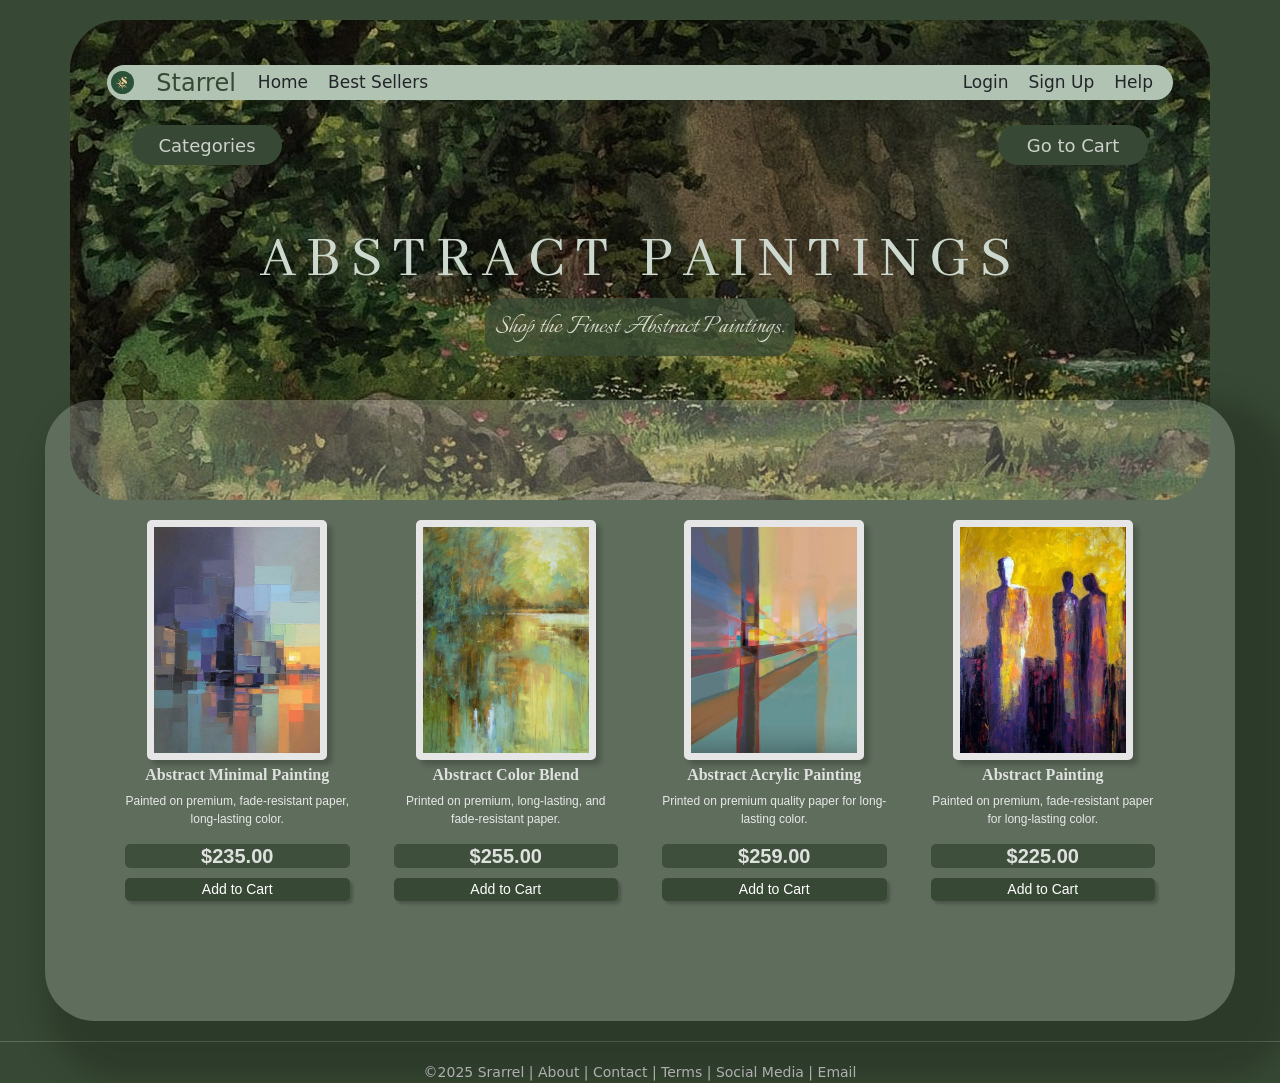
<file: abstract.html>
<!DOCTYPE html>
<html lang="en">
<head>
    <meta charset="UTF-8">
    <meta name="viewport" content="width=device-width, initial-scale=1.0">
    <link rel="stylesheet" href="style.css">
     <link href="https://cdn.jsdelivr.net/npm/bootstrap@5.3.2/dist/css/bootstrap.min.css" rel="stylesheet">
<script src="https://cdn.jsdelivr.net/npm/bootstrap@5.3.2/dist/js/bootstrap.bundle.min.js"></script>

    <title>BestSellers-Starrel</title>
    <link rel="icon" type="image/jpeg" href="logo.jpeg">
</head>
<body style="background-color: #374934;">
  <link href='https://fonts.googleapis.com/css?family=Italianno' rel='stylesheet'>
        <link href="https://fonts.googleapis.com/css2?family=Abhaya+Libre&display=swap" rel="stylesheet">
    <div class="container">
        <div class="bar">
        
        <img src="logo.jpeg" alt="Logo" style="height: 23px; margin-top: 0px; margin-left: 4px; border-radius: 50px;"> 
        <a style="color: rgb(55, 73,52); margin: 2px; font-size: 24px;">Starrel</a>
            <a href="homepage.html" style="margin: 10; font-size: 17px; color: inherit; text-decoration: none;">Home</a>
            <a href="bestsellerpage.html" style=" font-size: 17px; color: inherit; text-decoration: none;">Best Sellers</a>
          <div class="nav ">
            <a href="loginpage.html" style="font-size: 17px; color: inherit; text-decoration: none;">Login</a>
            <a href="signuppage.html" style=" font-size: 17px; color: inherit; text-decoration: none;">Sign Up</a>
            <a style="font-size: 17px;">Help</a>
          </div>
    </div>
    <div class="al" >
     <div class="min-but">
      <a href="categoriespage.html" style="color: white; opacity: 75%; font-size: 18px; text-decoration: none;">Categories</a>
     </div>
      <div class="min-but">
        <a href="cartpage.html" style="color: white; opacity: 75%; font-size: 18px; text-decoration: none;">Go to Cart</a>
      </div>
    </div>
        <div style="color:rgb(205, 217, 206); letter-spacing: 10px; font-size: 60px ; margin-top: 50px; text-align: center; font-family: 'Abhaya Libre', serif;">
         ABSTRACT PAINTINGS
     </div> 
        <div style="text-align: center; font-family:'Italianno';">
       <a style="padding: 10px; border-radius: 20px; background-color: rgb(55, 73,52); color: white; opacity: 75%; font-size: 30px;">Shop the Finest Abstract Paintings.</a>
          </div>
    </div>

    <div class="section">
        <div class="products">
            <div class="row">
              <div class="col">
                <img src="abs2.jpeg">
                <h6>Abstract Minimal Painting</h6>
                <p>Painted on premium, fade-resistant paper, long-lasting color.</p>
                <h5>$235.00</h5>
                <div class="addtocart">Add to Cart</div>
              </div>
              <div class="col">
                <img src="abb2.jpeg">
                <h6>Abstract Color Blend</h6>
                <p>Printed on premium, long-lasting, and fade-resistant paper.</p>
                <h5>$255.00</h5>
                <div class="addtocart">Add to Cart</div>
              </div>
              <div class="col">
                <img src="abb3.jpeg">
                <h6>Abstract Acrylic Painting</h6>
                <p>Printed on premium quality paper for long-lasting color.</p>
                <h5>$259.00</h5>
                <div class="addtocart">Add to Cart</div>
              </div>
              <div class="col">
                <img src="prod4.jpeg">
                <h6>Abstract Painting</h6>
                <p>Painted on premium, fade-resistant paper for long-lasting color.</p>
                <h5>$225.00</h5>
                <div class="addtocart">Add to Cart</div>
              </div>
          </div>
           </div>

    </div>
 <footer>
            <div class="footer-bottomn">
                &copy;2025 Srarrel | About | Contact | Terms | Social Media | Email
            </div>
        </footer>
<div id="cartAlert">
  Added to cart!
</div>

<script>
  const alertEl = document.getElementById('cartAlert');
  
  document.querySelectorAll('.addtocart').forEach(btn => {
    btn.addEventListener('click', () => {
      alertEl.style.display = 'block';
      setTimeout(() => {
        alertEl.style.display = 'none';
      }, 2000); 
    });
  });
</script>
</body>
</html>
<style>
    .footer-bottomn{
    text-align: center;
    padding-top:20px;
    border-top: 1px solid rgba(255,255,255,0.2);
    font-size: 14px;
    color:#cccccc;
    margin-top:20px;
    margin-bottom: 10px;
}
</style>
</file>
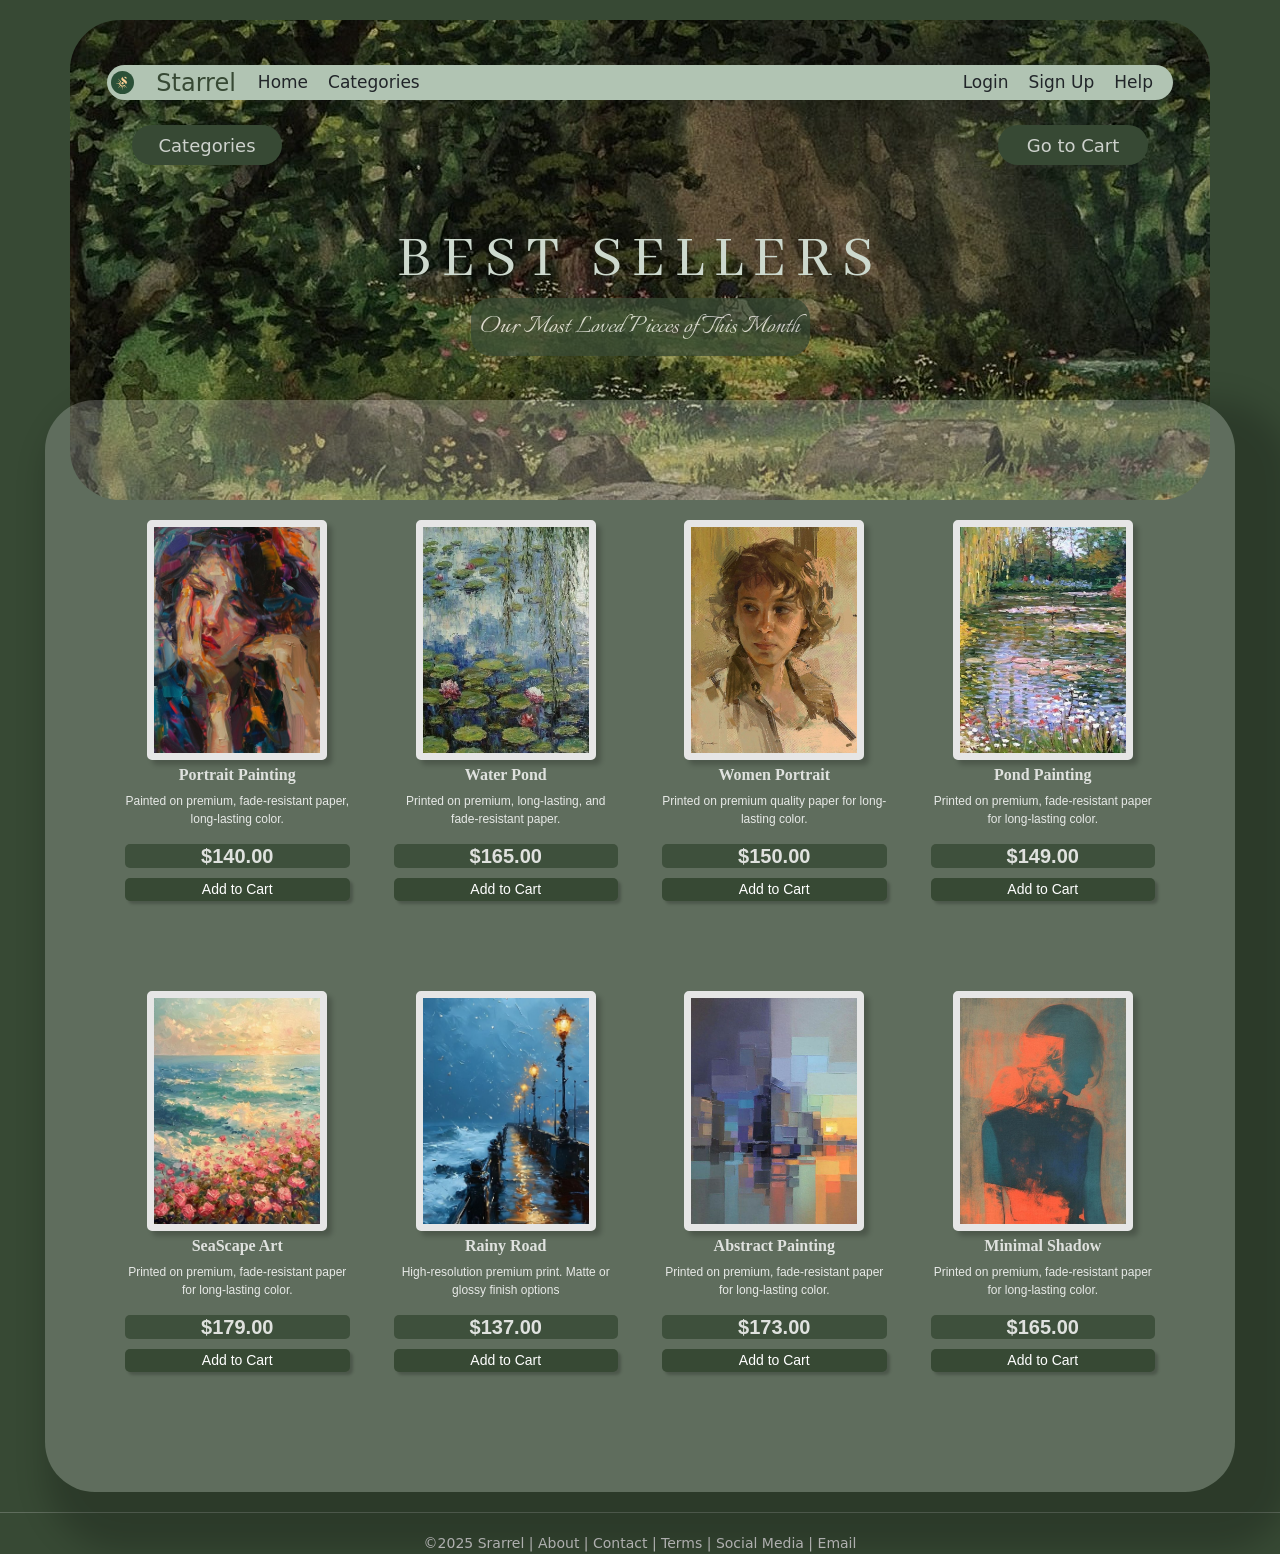
<file: bestsellerpage.html>
<!DOCTYPE html>
<html lang="en">
<head>
    <meta charset="UTF-8">
    <meta name="viewport" content="width=device-width, initial-scale=1.0">
    <link rel="stylesheet" href="style.css">
     <link href="https://cdn.jsdelivr.net/npm/bootstrap@5.3.2/dist/css/bootstrap.min.css" rel="stylesheet">
<script src="https://cdn.jsdelivr.net/npm/bootstrap@5.3.2/dist/js/bootstrap.bundle.min.js"></script>

    <title>BestSellers-Starrel</title>
    <link rel="icon" type="image/jpeg" href="logo.jpeg">
</head>
<body style="background-color: #374934;">
  <link href='https://fonts.googleapis.com/css?family=Italianno' rel='stylesheet'>
        <link href="https://fonts.googleapis.com/css2?family=Abhaya+Libre&display=swap" rel="stylesheet">
    <div class="container">
        <div class="bar">
        
        <img src="logo.jpeg" alt="Logo" style="height: 23px; margin-top: 0px; margin-left: 4px; border-radius: 50px;"> 
        <a style="color: rgb(55, 73,52); margin: 2px; font-size: 24px;">Starrel</a>
            <a href="homepage.html" style="margin: 10; font-size: 17px; color: inherit; text-decoration: none;">Home</a>
            <a href="categoriespage.html" style=" font-size: 17px; color: inherit; text-decoration: none;">Categories</a>
          <div class="nav ">
            <a href="loginpage.html" style="font-size: 17px; color: inherit; text-decoration: none;">Login</a>
            <a href="signuppage.html" style=" font-size: 17px; color: inherit; text-decoration: none;">Sign Up</a>
            <a style="font-size: 17px;">Help</a>
          </div>
    </div>
    <div class="al" >
     <div class="min-but">
      <a href="categoriespage.html" style="color: white; opacity: 75%; font-size: 18px; text-decoration: none;">Categories</a>
     </div>
      <div class="min-but">
        <a href="cartpage.html" style="color: white; opacity: 75%; font-size: 18px; text-decoration: none;">Go to Cart</a>
      </div>
    </div>
        <div style="color:rgb(205, 217, 206); letter-spacing: 10px; font-size: 60px ; margin-top: 50px; text-align: center; font-family: 'Abhaya Libre', serif;">
         BEST SELLERS
     </div> 
        <div style="text-align: center; font-family:'Italianno';">
       <a style="padding: 10px; border-radius: 20px; background-color: rgb(55, 73,52); color: white; opacity: 75%; font-size: 30px;">Our Most Loved Pieces of This Month</a>
          </div>
    </div>

    <div class="section">
        <div class="products">
            <div class="row">
              <div class="col">
                <img src="port.jpeg">
                <h6>Portrait Painting</h6>
                <p>Painted on premium, fade-resistant paper, long-lasting color.</p>
                <h5>$140.00</h5>
                <div class="addtocart">Add to Cart</div>
              </div>
              <div class="col">
                <img src="ctimg1.jpeg">
                <h6>Water Pond</h6>
                <p>Printed on premium, long-lasting, and fade-resistant paper.</p>
                <h5>$165.00</h5>
                <div class="addtocart">Add to Cart</div>
              </div>
              <div class="col">
                <img src="prod3.jpeg">
                <h6>Women Portrait</h6>
                <p>Printed on premium quality paper for long-lasting color.</p>
                <h5>$150.00</h5>
                <div class="addtocart">Add to Cart</div>
              </div>
              <div class="col">
                <img src="ctimg2.jpeg">
                <h6>Pond Painting</h6>
                <p>Printed on premium, fade-resistant paper for long-lasting color.</p>
                <h5>$149.00</h5>
                <div class="addtocart">Add to Cart</div>
              </div>
              <div class="col">
                <img src="land.jpeg">
                <h6>SeaScape Art</h6>
                <p>Printed on premium, fade-resistant paper for long-lasting color.</p>
                <h5>$179.00</h5>
                <div class="addtocart">Add to Cart</div>
              </div>
              <div class="col">
                <img src="prod1.jpeg">
                <h6>Rainy Road</h6>
                <p>High-resolution premium print. Matte or glossy finish options</p>
                <h5>$137.00</h5>
                <div class="addtocart">Add to Cart</div>
              </div>
              <div class="col">
                <img src="abs2.jpeg">
                <h6>Abstract Painting</h6>
                <p>Printed on premium, fade-resistant paper for long-lasting color.</p>
                <h5>$173.00</h5>
                <div class="addtocart">Add to Cart</div>
              </div>
              <div class="col">
                <img src="min3.jpeg">
                <h6>Minimal Shadow</h6>
                <p>Printed on premium, fade-resistant paper for long-lasting color.</p>
                <h5>$165.00</h5>
                <div class="addtocart">Add to Cart</div>
              </div>

          </div>
           </div>

    </div>
 <footer>
            <div class="footer-bottom">
                &copy;2025 Srarrel | About | Contact | Terms | Social Media | Email
            </div>
        </footer>
<div id="cartAlert">
  Added to cart!
</div>

<script>
  const alertEl = document.getElementById('cartAlert');
  
  document.querySelectorAll('.addtocart').forEach(btn => {
    btn.addEventListener('click', () => {
      alertEl.style.display = 'block';
      setTimeout(() => {
        alertEl.style.display = 'none';
      }, 2000); 
    });
  });
</script>
</body>
</html>
<style>
    .footer-bottom{
    text-align: center;
    padding-top:20px;
    border-top: 1px solid rgba(255,255,255,0.2);
    font-size: 14px;
    color:#cccccc;
    margin-top:20px;
    margin-bottom: 10px;
}
</style>
</file>
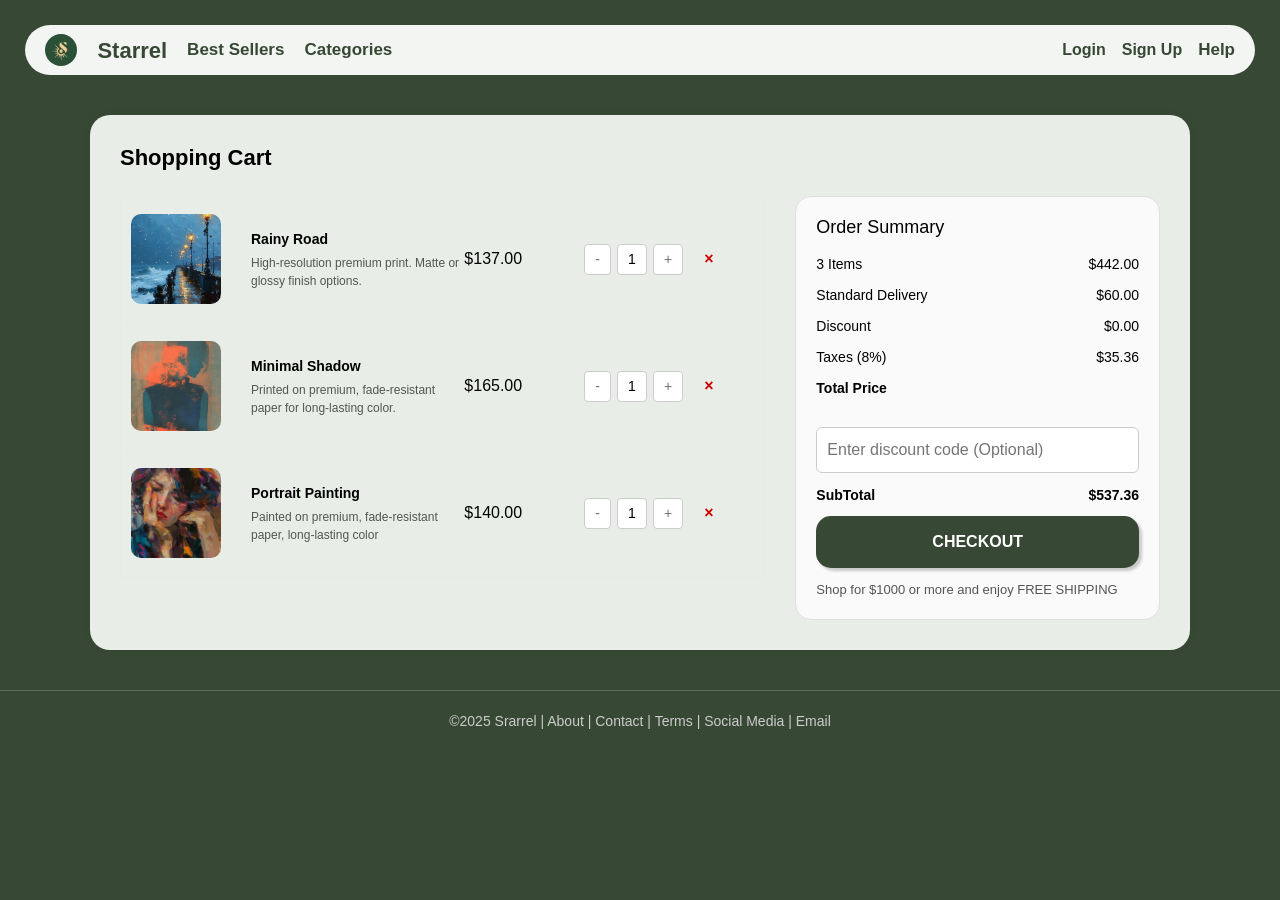
<file: cartpage.html>
<!DOCTYPE html>
<html lang="en">
<head>
  <meta charset="UTF-8">
  <meta name="viewport" content="width=device-width, initial-scale=1.0">
  <title>Starrel-Cart</title>
  <link rel="icon"type="image/jpeg"href="logo.jpeg" />
   <link href="https://cdn.jsdelivr.net/npm/bootstrap@5.3.0/dist/css/bootstrap.min.css" rel="stylesheet" />
   <style>
    body{
      background: #374934;
      color: #000;
      font-family: "Sergoe UI", Arial, sans-serif;

    }
    .bar {
      margin: 25px;
      max-width: 100%;
      height:50px;
      border-radius: 30px;
      background-color: rgb(242, 245, 242);
      align-items: center;
      display: flex;
      gap: 20px;
      padding: 0 20px;
    }
    .bar img{
      height: 32px;
      border-radius: 50px;

    }
    .bar a{
      color: rgb(55, 73, 52);
      font-weight: 600;
      text-decoration: none;
      }
      .nav a:hover{
        text-decoration: underline;
      }
      .container-custom{
        max-width: 1100px;
        margin: 40px auto;
        background: #e8eee7;
        padding: 30px;
      box-shadow: 0 0 10px rgba(0,0,0,0.05);
      border-radius: 20px;
      color: #000;

      }
      h1{
        font-size: 22px;
        font-weight: 600;
        margin-bottom: 25px;
      }
      .cart-layout{
        display: flex;
        gap: 30px;
      flex-wrap: wrap;
      }
      .cart-left{
        flex: 2;
        min-width:320px;
      }
      .cart-table-header{
        display: grid;
        grid-template-columns: 120px 1fr 120px 120px 50px;
        font-weight: 600;
        font-size: 14px;
        background: #e8eee7;
        padding: 12px 10px;
        border: 1px solid #dcdcdc;
        border-radius: 12px;
        align-items: center;

      }
      .cart-item {
        display: grid;
        grid-template-columns: 120px 1fr 120px 120px 50px;
        align-items: center;
        padding: 18px 10px;
        border: 1px solid #e9e9e9;
        border-top: none;

      }
      .product-img{
        width: 90px;
        height: 90px;
        object-fit: cover;
        border-radius: 10px;
        background: #e8e8e8;
      }
      .product-title{
        font-size: 14px;
        line-height: 1.5;
        font-weight: 600;
      }
      
        .product-desc {
          font-size: 12px;
          color: #555;
          margin-top: 4px;
      }
      .quantity {
        display: flex;
        align-items: center;
        gap:6px;
      }
      .quantity button {
        border: 1px solid #ccc;
        background: #fff;
        padding: 4px 10px;
        font-size: 14px;
        cursor: pointer;
        border-radius: 4px;
        user-select: none; 
      }
      .quantity span {
        padding: 4px 10px;
        font-size: 14px;
        min-width: 30px;
        text-align: center;
        display: inline-block;
        background: #fff;
        border: 1px solid #ccc;
        border-radius: 4px;
      }
      .remove{
        cursor: pointer;
        font-weight: bold;
        color: #c00;
        user-select: none;
      }
      .cart-right{
        flex: 1;
        border: 1px solid #e0e0e0;
        background: #fafafa;
        padding: 20px;
        border-radius: 16px;
        min-width: 280px;
        height: fit-content;
      }
      .cart-right h3{
        font-size: 18px;
        margin-bottom: 15px;
      }
      .summary-row{
        display: flex;
        justify-content: space-between;
        margin-bottom: 10px;
        font-size: 14px;
      }
      .cart-right p{
        font-size: 14px;
        margin-top: 10px;
        font-weight: 600;
      }
      .cart-right input{
        width: 100%;
        padding: 10px;
        border: 1px solid #ccc;
        margin: 12px 0;
        background: #fff;
        border-radius: 6px;
      }
      .checkout-btn {
        background: #374934;
        color: #fff;
        display: block;
        text-align: center;
        padding: 14px;
        border-radius: 15px;
        text-decoration: none;
        font-weight: 600;
        margin-top: 8px;
      box-shadow: 3px 3px 3px rgba(0,0,0,0.2);
      user-select: none;
      }
      .checkout-btn:hover{
        background: #556b51;
      }
      .note{
        margin-top: 12px;
        font-size: 13px;
        color: #555;
      }
       .footer-bottom{
    text-align: center;
    padding-top:20px;
    border-top: 1px solid rgba(255,255,255,0.2);
    font-size: 14px;
    color:#cccccc;
    margin-top:20px;
    margin-bottom: 10px;
}
   </style>
</head>
<body>
   <div class ="bar">
    <img src="logo.jpeg" alt="Logo"/>
    <a style = "font-size: 22px; font-weight: 700; color: #374934;">Starrel</a>
    <a href="bestsellerpage.html"style="font-size:17px;">Best Sellers</a>
    <a href="categoriespage.html"style="font-size:17px;">Categories </a>
    <div class="nav ms-auto d-flex align-items-center gap-3">
      <a href ="loginpage.html"style="font-size17px;">Login</a>
      <a href ="signuppage.html"style="font-size17px;">Sign Up</a>
      <a style="font-size:17px; color: #374934;">Help</a>
    </div>
   </div>
  <div class="container-custom">
    <h1>Shopping Cart</h1>
    <div class="cart-layout">
       <div class="cart-left" id="cart-items-container">
        <div class="cart-table-header">        
          <div>Products</div>
          <div></div>
          <div>Price</div>
          <div>Qunatity</div>
          <div></div>
        </div>
       </div>
         <div class="cart-right">
          <h3>Order Summary</h3>
          <div class="summary-row"><span id="items-count">0 Items</span><span id="items-price">$0.00</span></div>
          <div class="summary-row"><span>Standard Delivery</span><span id="shipping-charge">$60.00</span></div>
          <div class="summary-row"><span>Discount</span><span id="discount-amount">$0.00</span></div>
          <div class="summary-row"><span>Taxes (8%)</span><span id="taxes-amount">$0.00</span></div>
          <p>Total Price</p>
          <input type="text" id="discount-code" placeholder="Enter discount code (Optional)"/>
          <div class="summary-row"><strong>SubTotal</strong><strong id="subtotal-amount">$0.00</strong></div>
          <a class="checkout-btn" href="paymentpage.html">CHECKOUT</a>
          <div class="note">Shop for $1000 or more and enjoy FREE SHIPPING</div>
         </div>
       </div>
    </div>

    <script src="https://cdn.jsdelivr.net/npm/bootstrap@5.3.0/dist/js/bootstrap.bundle.min.js"></script>

     <script>
      
      const products = [
        {
          id:1,
          title: "Rainy Road",
          description: "High-resolution premium print. Matte or glossy finish options.",
          price: 137.0,
          img: "prod1.jpeg",
          quantity: 1,
        },
                {
          id:2,
          title: "Minimal Shadow",
          description: "Printed on premium, fade-resistant paper for long-lasting color.",
          price: 165.0,
          img: "min3.jpeg",
          quantity: 1,
        },
                {
          id:3,
          title: "Portrait Painting",
          description: "Painted on premium, fade-resistant paper, long-lasting color",
          price: 140.00,
          img: "port.jpeg",
          quantity: 1,
        },
      ];
      const shippingCharge = 60;
      const taxRate = 0.08;
      const discountCode= "10";
      const discountPercent = 0.10;


      const cartContainer = document.getElementById("cart-items-container");
      const itemsCountE1 = document.getElementById("items-count");
      const itemsPriceE1 = document.getElementById("items-price");
      const shippingChargeE1 = document.getElementById("shipping-charge");
      const discountAmountE1 = document.getElementById("discount-amount");
      const taxesAmountE1 = document.getElementById("taxes-amount");
      const subtotalAmountE1 = document.getElementById("subtotal-amount");
      const discountCodeInput = document.getElementById("discount-code");

function renderCart(){
  cartContainer.innerHTML ="";

  if(products.length === 0){
    cartContainer.innerHTML = `<div style="padding: 30px 10px; font-size:14px; color: #555;">
      Your cart is currently empty. Products will appear here after you select items from the shop. </div>`;
      updateSummary();
      return;
  }

products.forEach((product) => {
  const itemDiv = document.createElement("div");
  itemDiv.className="cart-item";
  itemDiv.dataset.id= product.id;
  itemDiv.innerHTML = `
  <img src="${product.img}" alt="${product.title}" class="product-img" />
  <div>
    <div class="product-title">${product.title}</div>
    <div class="product-desc">${product.description}</div>
    </div>
    <div>$${product.price.toFixed(2)}</div>
    <div class="quantity">
      <button class="btn-decrease btn btn-sm btn-outline-secondary">-</button>
        <span>${product.quantity}</span>
        <button class="btn-increase btn btn-sm btn-outline-secondary">+</button>
        </div>
        <div><span class="remove" title="Remove Item">&times;</span></div>
        `;
        cartContainer.appendChild(itemDiv);
      });

      addListeners();
      updateSummary();
}
function addListeners(){
  document.querySelectorAll(".btn-increase").forEach((btn) => 
btn.addEventListener("click", () => {
  const id = parseInt(btn.closest(".cart-item").dataset.id);
  const prod=products.find((p) =>p.id == id);
prod.quantity++;
renderCart();
})
);


  document.querySelectorAll(".btn-decrease").forEach((btn) => 
btn.addEventListener("click", () => {
  const id = parseInt(btn.closest(".cart-item").dataset.id);
  const prod=products.find((p) =>p.id == id);
  if(prod.quantity > 1){
    prod.quantity--;
    renderCart();
  }
})
  );
  document.querySelectorAll(".remove").forEach((btn) =>
   btn.addEventListener("click", () => {
    const id =parseInt(btn.closest(".cart-item").dataset.id);
    const index= products.findIndex((p) => p.id === id);
    if(index > -1){
      products.splice(index, 1);
      renderCart();
    }
   } )
  );
}

function updateSummary(){
  const totalItems = products.reduce((acc, p) => acc + p.quantity, 0);
  const subTotal = products.reduce((acc, p) => acc + p.price*p.quantity, 0);


  const code = discountCodeInput.value.trim();
  let discountAmount =0;
  if(code === discountCode){
    discountAmount = subTotal*discountPercent;
  }

  const taxableAmount = subTotal - discountAmount;
  const taxes = taxableAmount*taxRate;

  const total= taxableAmount + taxes + shippingCharge;

  itemsCountE1.textContent = `${totalItems} Item${totalItems !== 1 ? "s" : ""}`;
  itemsPriceE1.textContent = `$${subTotal.toFixed(2)}`;
  discountAmountE1.textContent = `$${discountAmount.toFixed(2)}`;
  taxesAmountE1.textContent = `$${taxes.toFixed(2)}`;
  subtotalAmountE1.textContent = `$${total.toFixed(2)}`;


  if(subTotal>=1000){
    shippingChargeE1.textContent = "$0.00";
  }
  else{
    shippingChargeE1.textContent = `$${shippingCharge.toFixed(2)}`;
  }
}

discountCodeInput.addEventListener("input", updateSummary);

renderCart();
     </script>
  </div>
</body>
<footer>
            <div class="footer-bottom">
                &copy;2025 Srarrel | About | Contact | Terms | Social Media | Email
            </div>
        </footer>
</html>
</file>
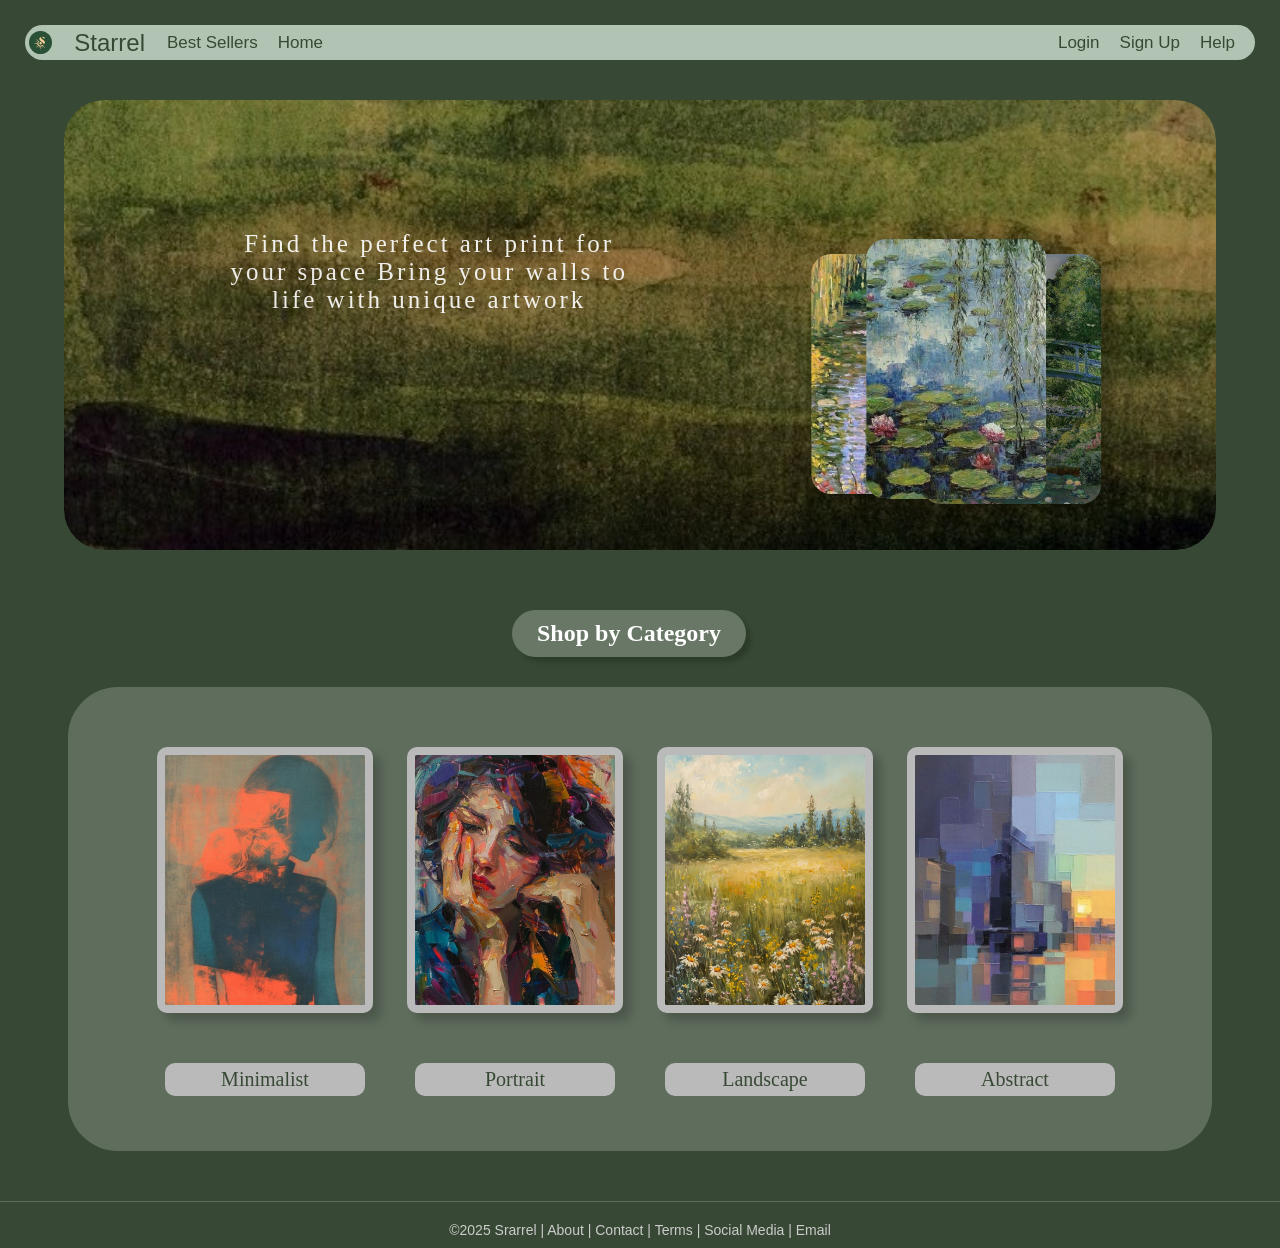
<file: categoriespage.html>
<!DOCTYPE html>
<html lang="en">
<head>
    <meta charset="UTF-8">
    <meta name="viewport" content="width=device-width, initial-scale=1.0">
    <title>Categories-Starrel</title>
    <link rel="icon" type="image/jpeg" href="logo.jpeg">
    </head>
    <body>
     <div class="bar" style="color:#374934">
        
        <img src="logo.jpeg" alt="Logo" style="height: 23px; margin-top: 0px; margin-left: 4px; border-radius: 50px;"> 
        <a style="color: rgb(55, 73,52); margin: 2px; font-size: 24px;">Starrel</a>
            <a href="bestsellerpage.html" style="margin: 10; font-size: 17px; color: inherit; text-decoration: none;">Best Sellers</a>
            <a href="homepage.html" style=" font-size: 17px; color: inherit; text-decoration: none;">Home</a>
          <div class="nav ">
            <a href="loginpage.html" style="font-size: 17px; color: inherit; text-decoration: none;">Login</a>
            <a href="signuppage.html" style=" font-size: 17px; color: inherit; text-decoration: none;">Sign Up</a>
            <a style="font-size: 17px;">Help</a>
          </div>
    </div>
       
      <div class="background">
            <img src="background.jpeg" alt="Background">
        <div class="text" >
            <div class="major-text">
            <p>Find the perfect art print for your space
            Bring your walls to life with unique artwork</p>
            </div>
        
         <div class="images">
            <img src="ctimg2.jpeg" alt="img1">
            <img src="ctimg1.jpeg" alt="img2">
            <img src="loginbg.jpeg" alt="img3">
         </div>
        </div>
      </div>
        <h2 class="category-title">Shop by Category</h2>

        <div class="categories">
            <div class="category-box">
                <img src="min3.jpeg">
                <a href="minimalist.html"  class="category-name">Minimalist</a>
                </div>
            

             <div class="category-box">
                <img src="port.jpeg">
                <a href="portrait.html"  class="category-name">Portrait</a>
                </div>
            

             <div class="category-box">
                <img src="lann2.jpeg">
                <a href="landscape.html"  class="category-name">Landscape</a>
                 </div>
            

             <div class="category-box">
                <img src="abs2.jpeg">
                <a href="abstract.html" class="category-name" >Abstract</a>
                </div>
            
        </div>
        <footer>
            <div class="footer-bottom">
                &copy;2025 Srarrel | About | Contact | Terms | Social Media | Email
            </div>
        </footer>
        </body>
        </html>





       <style>
      body{
        background-color: #374934;
         margin:0;
         font-family:arial, sans-serif;
         color:white;
      }
      .bar {
    margin: 25px;
    max-width: 100%;
    height : 35px;
    max-width: 100%;
    border-radius: 30px;
    background-color:rgb(177, 196, 179);
    align-items : center;
    display: flex;
    gap: 20px;
    }
   
.nav {
    display: flex;
    margin-left: auto;  
    align-items: center;
    gap: 20px;
    padding-right: 20px;
}
      .background{
        width:90%;
        height:450px;
        border-radius: 40px;
        margin: 40px auto;
        overflow: hidden;
        position:relative;
    }
    .background img{
        width:100%;
        height:100%;
        object-fit:cover;
        border-radius: 40px;
    }
    .text{
        width:80%;
        color:white;
        text-align:center;
        position: absolute;
        top:30px;
        left:50%;
        transform:translateX(-50%)

    }
    .major-text h1{
        font-size:36px;
        margin-bottom:10px;
        font-family:abahya libre, serif;
        padding-right: 450px;
    }
    .major-text p{
        font-size:25px;
        margin-bottom:30px;
        font-family: 'Times New Roman', Times, serif;
        letter-spacing: 3px;
        width: 400px;
        opacity: 90%;
        margin-top: 100px;
        margin-left: 50px;
    }
    .images{
        display:flex;
        justify-content: right;
        gap:5px;
        margin-top:10px;
        height: 220px;
    }
    
    .images img{
        width:180px;
        height:250px;
        object-fit: cover;
        border-radius: 20px;
        margin-left:-130px;
        transition: transform 0.3s;
        cursor:pointer;
        box-shadow: 10px 10px 10px rgba(0,0,0,0.2);
        margin-top:-90px;
    }
    .images img:hover{
        transform:scale(1.05);
        z-index:10;

    }
    .images img:nth-child(2){
        width:180px;
        height:260px;
        box-shadow: 15px 15px 15px 15px rgba(0,0,0,0.2);
        z-index:7;
        margin-top:-105px;
    }
    .images img:first-child{
        margin-left:0;
        margin-top: -90px;
        height: 240px;
        box-shadow: 5px 5px 5px rgba(0,0,0,0.2);
    }
    .category-title{
        margin-top:20px;
        margin-bottom:30px;
        font-size:24px;
        color: #ffffff;
        padding:10px 25px;
        display: inline-block;
        background:rgba(255,255,255,0.25);
        border-radius: 50px;
        box-shadow: 5px 5px 5px rgba(0,0,0,0.2);
        margin-left: 40%;
        font-family: 'Times New Roman', Times, serif;
    }
    .categories{
        background-color: rgba(255,255,255,0.2);
        display:flex;
        justify-content: center;
        gap:50px;
        padding:60px;
        border-radius: 50px;
        flex-wrap:wrap;
        width:80%;
        margin:0 auto 50px auto;
    }
    .category-box{
        width:200px;
        gap: 20px;
        overflow: visible;
        border-radius: 20px;
        cursor:pointer;
        transition:transform 0.3s;
        backdrop-filter:blur(3px);
        flex-direction: column;
        align-items: center;
        display:flex;
        position:relative;

    }
.category-box img{
    width:100%;
    height:250px;
    object-fit: cover;
    border:#bababa 8px solid;
    border-radius: 10px;
    box-shadow: 8px 8px 10px rgba(0,0,0,0.2);
}
.category-box:hover{
    transform: scale(1.05)
}
.category-name{
    margin:5px 10px 20px 10px;
    font-size: 20px;
    font-family: 'Times New Roman', Times, serif;
    color:#374934;
    position:relative;
    background-color: #bababa;
    bottom:-25px;
    width:100%;
    text-decoration: none;
    text-align: center;
    border-radius: 10px;
    padding:5px 0;
}
.category-name:hover{
    background-color: #8f9a89;
    color:white;
}

.footer-bottom{
    text-align: center;
    padding-top:20px;
    border-top: 1px solid rgba(255,255,255,0.2);
    font-size: 14px;
    color:#cccccc;
    margin-top:20px;
    margin-bottom: 10px;
}

</style>
</file>
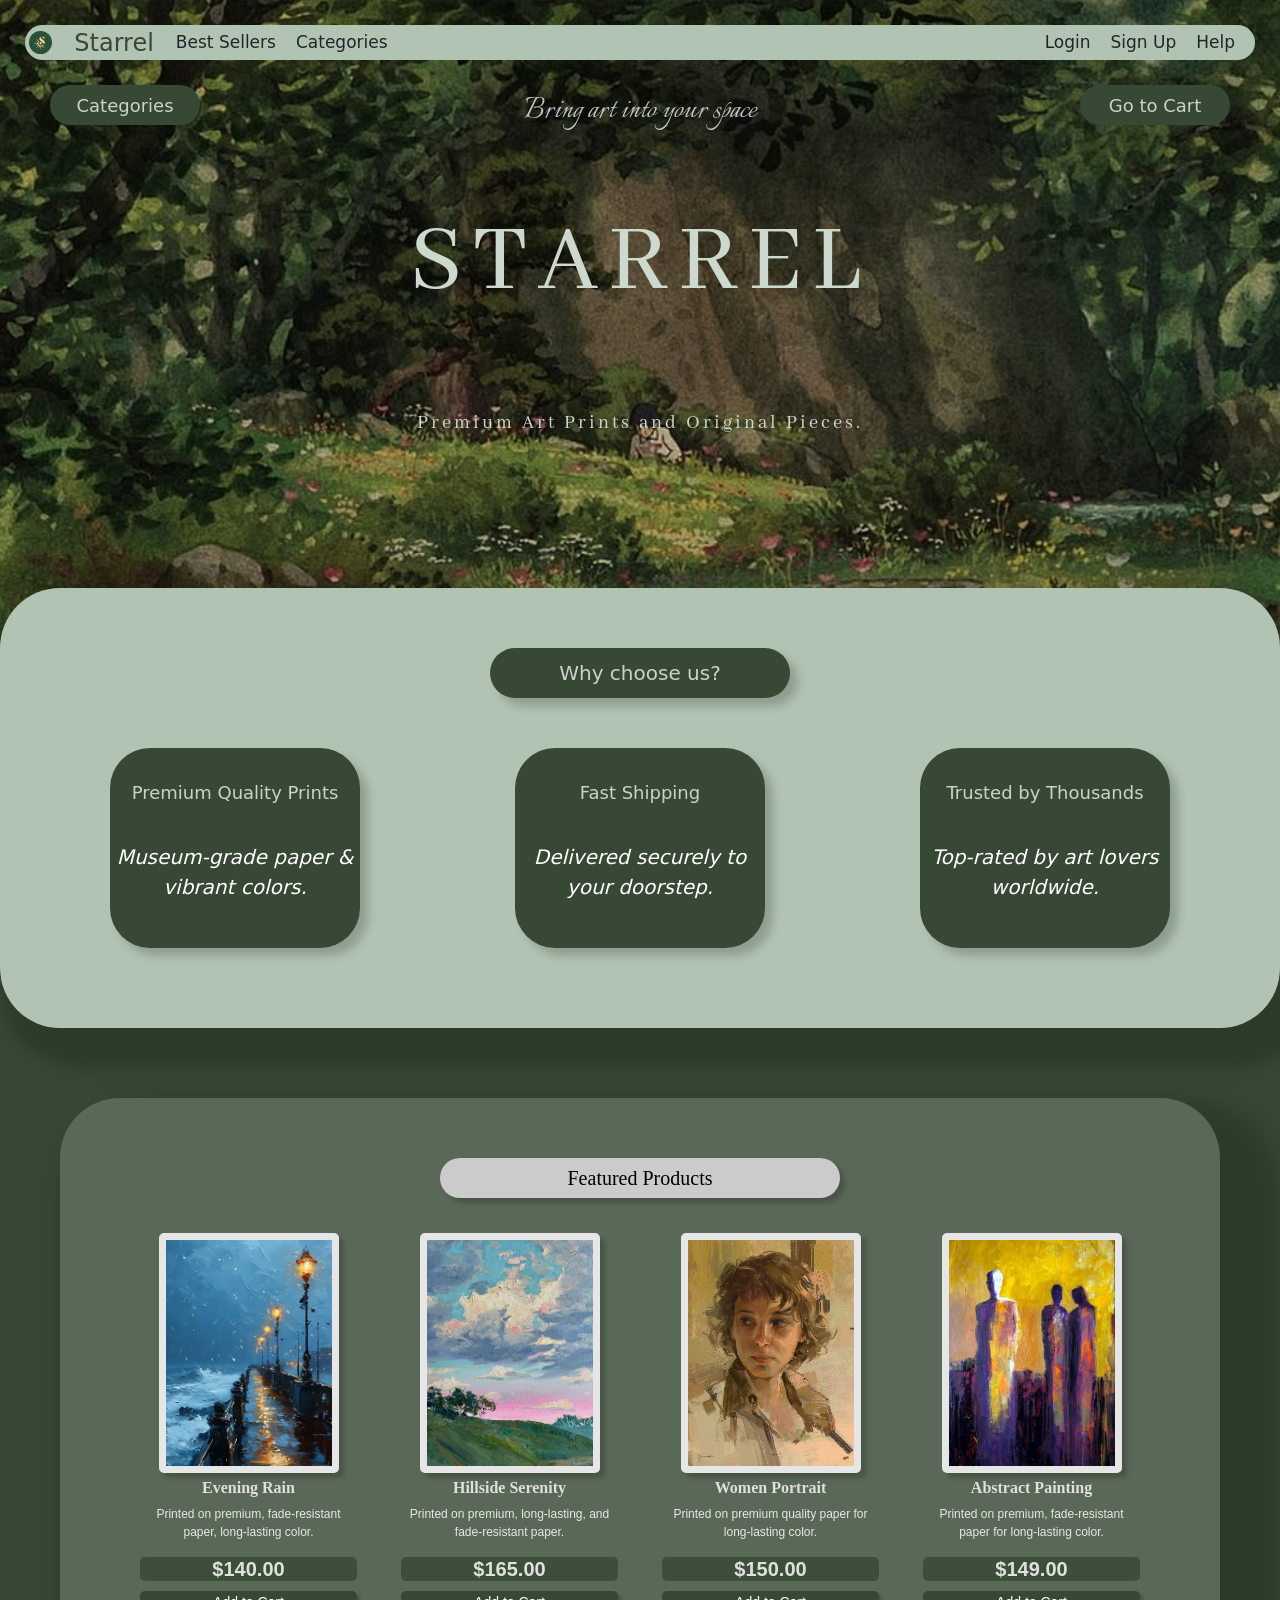
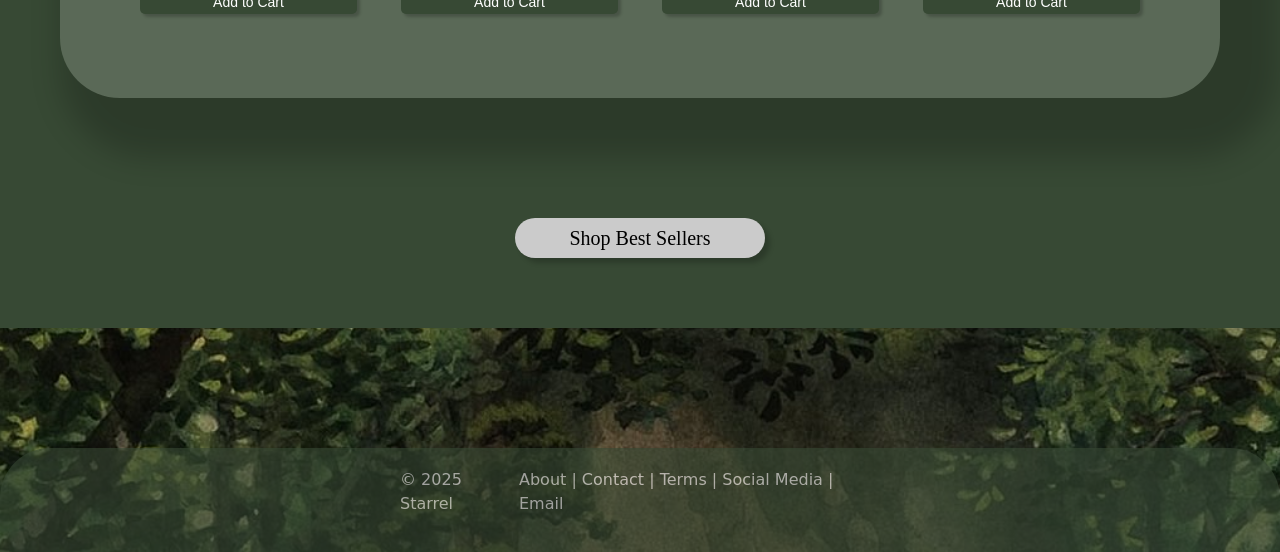
<file: homepage.html>
<!DOCTYPE html>
<html lang="en">
<head>
    <meta charset="UTF-8">
    <meta name="viewport" content="width=device-width, initial-scale=1.0">
    <link rel="stylesheet" href="style.css">
     <link href="https://cdn.jsdelivr.net/npm/bootstrap@5.3.2/dist/css/bootstrap.min.css" rel="stylesheet">
<script src="https://cdn.jsdelivr.net/npm/bootstrap@5.3.2/dist/js/bootstrap.bundle.min.js"></script>

    <title>Starrel</title>
    <link rel="icon" type="image/jpeg" href="logo.jpeg">
</head>

<body style="background-image: url('bg.jpeg');">
    <link href='https://fonts.googleapis.com/css?family=Italianno' rel='stylesheet'>
        <link href="https://fonts.googleapis.com/css2?family=Abhaya+Libre&display=swap" rel="stylesheet">
    <div class="bar">
        
        <img src="logo.jpeg" alt="Logo" style="height: 23px; margin-top: 0px; margin-left: 4px; border-radius: 50px;"> 
        <a style="color: rgb(55, 73,52); margin: 2px; font-size: 24px;">Starrel</a>
            <a href="bestsellerpage.html" style="margin: 10; font-size: 17px; color: inherit; text-decoration: none;">Best Sellers</a>
            <a href="categoriespage.html" style=" font-size: 17px; color: inherit; text-decoration: none;">Categories</a>
          <div class="nav ">
            <a href="loginpage.html" style="font-size: 17px; color: inherit; text-decoration: none;">Login</a>
            <a href="signuppage.html" style=" font-size: 17px; color: inherit; text-decoration: none;">Sign Up</a>
            <a style="font-size: 17px;">Help</a>
          </div>
    </div>
    <div class="al" >
<div class="min-but">
    <a href="categoriespage.html" style="color: white; opacity: 75%; font-size: 18px; text-decoration: none;">Categories</a>
</div>
         <div style="text-align: center; font-family:'Italianno';">
       <a style="color: white; opacity: 75%; font-size: 35px;">Bring art into your space</a>
          </div>
        <div class="min-but">
        <a href="cartpage.html" style="color: white; opacity: 75%; font-size: 18px; text-decoration: none;">Go to Cart</a>
        </div>
    </div>
        <div style="color:rgb(205, 217, 206); letter-spacing: 10px; font-size: 100px ; margin-top: 50px; text-align: center; font-family: 'Abhaya Libre', serif;">
         STARREL
     </div> 
        <div style="color:rgb(205, 217, 206); letter-spacing: 3px; font-size: 20px ; margin-top: 70px; text-align: center; font-family: 'Abhaya Libre', serif;">
        Premium Art Prints and Original Pieces.

     </div>
     <div class="d-box ">
       
        <div class="element" style="margin: 0 auto;">
            <a style="color: white; opacity: 75%; font-size: 20px; line-height: 50px; text-decoration: none;">Why choose us?</a>
        </div>
    <div class="al" style="margin-top: 50px;">
     <div class="element2">
        <a style="margin-top: 300px; color: white; opacity: 75%; font-size: 18px; line-height: 50px; text-decoration: none; margin-top: 20px;">Premium Quality Prints</a>
        <br><a style="font-size: 20px; font-style: italic; color: white;">Museum-grade paper & vibrant colors.</a>
     </div>
         <div class="element2">
        <a style="margin-top: 300px; color: white; opacity: 75%; font-size: 18px; line-height: 50px; text-decoration: none; margin-top: 20px;">Fast Shipping</a>
        <br><a style="font-size: 20px; font-style: italic; color: white;">Delivered securely to your doorstep.</a>
    </div>
        <div class="element2">
        <a style="margin-top: 300px; color: white; opacity: 75%; font-size: 18px; line-height: 50px; text-decoration: none; margin-top: 20px;">Trusted by Thousands</a>
        <br><a style="font-size: 20px; font-style: italic; color: white;">Top-rated by art lovers worldwide.</a>
    </div>
    </div>
     </div> 
<div class="d-bg">
     <div class="d-box2">
        <div>
             <div class="but2" style="width: 400px; color: black; font-size: 20px;">Featured Products</div>
           <div class="products">
            <div class="row">
              <div class="col">
                <img src="prod1.jpeg">
                <h6>Evening Rain</h6>
                <p>Printed on premium, fade-resistant paper, long-lasting color.</p>
                <h5>$140.00</h5>
                <div class="addtocart">Add to Cart</div>
              </div>
              <div class="col">
                <img src="prod2.jpeg">
                <h6>Hillside Serenity</h6>
                <p>Printed on premium, long-lasting, and fade-resistant paper.</p>
                <h5>$165.00</h5>
                <div class="addtocart">Add to Cart</div>
              </div>
              <div class="col">
                <img src="prod3.jpeg">
                <h6>Women Portrait</h6>
                <p>Printed on premium quality paper for long-lasting color.</p>
                <h5>$150.00</h5>
                <div class="addtocart">Add to Cart</div>
              </div>
              <div class="col">
                <img src="prod4.jpeg">
                <h6>Abstract Painting</h6>
                <p>Printed on premium, fade-resistant paper for long-lasting color.</p>
                <h5>$149.00</h5>
                <div class="addtocart">Add to Cart</div>
              </div>

          </div>
           </div>
       </div>
   </div>
<a href="bestsellerpage.html" style="text-decoration: none;">
    <div class="but2" style="color: black; width: 250px; margin-top: 60px; font-size: 20px;">
        Shop Best Sellers
    </div>
</a>
</div>
  <div>
    <footer class="footer">
    <p>© 2025 Starrel</p>
    <p>About | Contact | Terms | Social Media | Email</p>
    </footer>
  </div>
<div id="cartAlert">
  Added to cart!
</div>

<script>
  const alertEl = document.getElementById('cartAlert');
  
  document.querySelectorAll('.addtocart').forEach(btn => {
    btn.addEventListener('click', () => {
      alertEl.style.display = 'block';
      setTimeout(() => {
        alertEl.style.display = 'none';
      }, 2000); 
      console.log("Add to Cart clicked!");
    });
  });
</script>

</body>
</html>
</file>
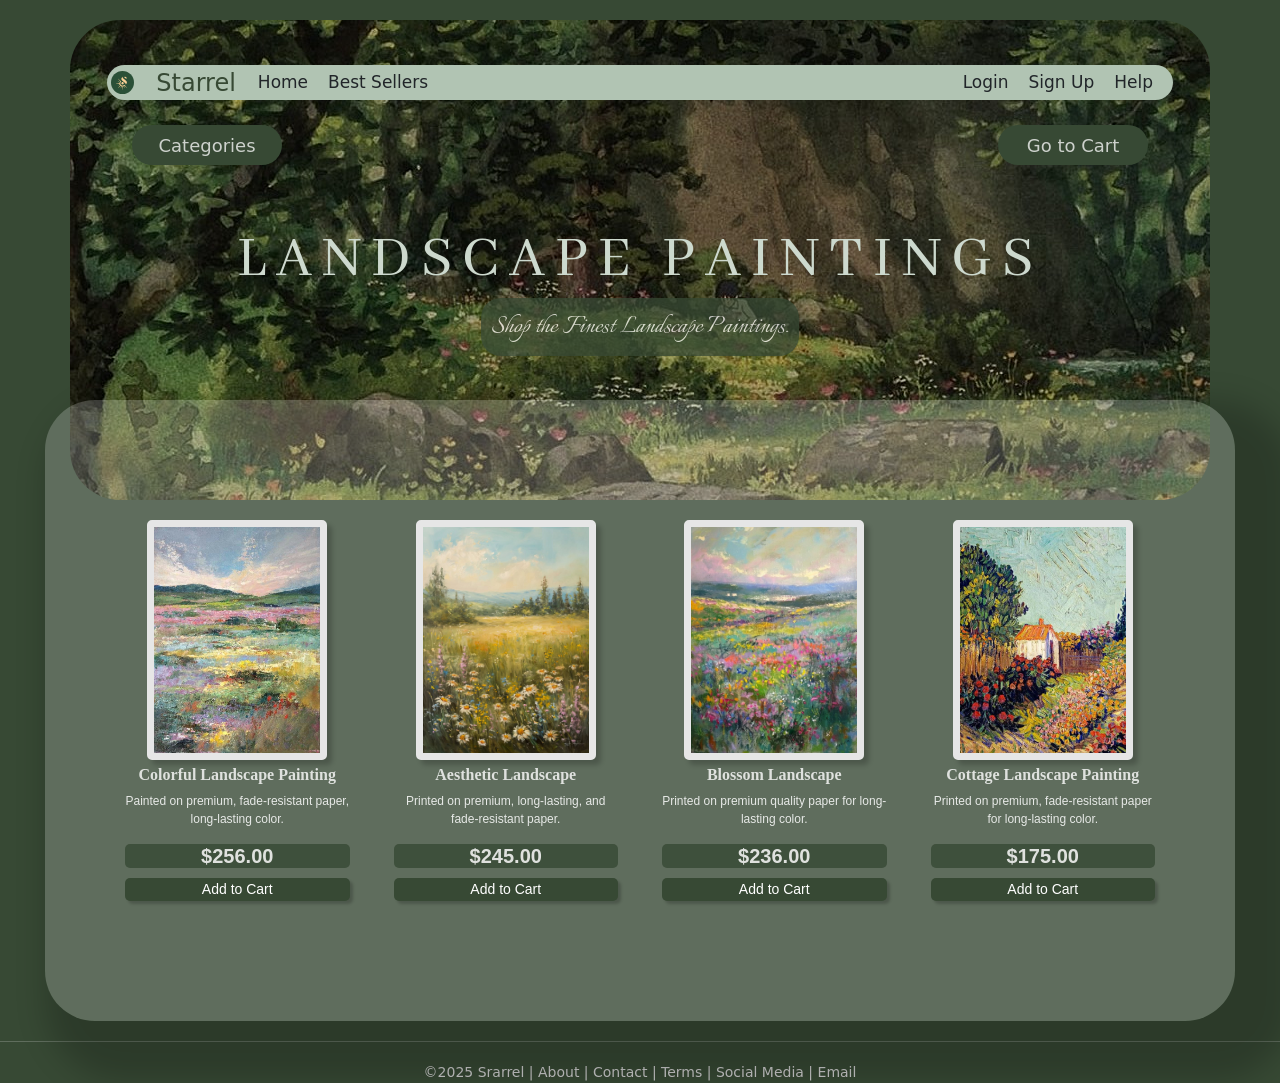
<file: landscape.html>
<!DOCTYPE html>
<html lang="en">
<head>
    <meta charset="UTF-8">
    <meta name="viewport" content="width=device-width, initial-scale=1.0">
    <link rel="stylesheet" href="style.css">
     <link href="https://cdn.jsdelivr.net/npm/bootstrap@5.3.2/dist/css/bootstrap.min.css" rel="stylesheet">
<script src="https://cdn.jsdelivr.net/npm/bootstrap@5.3.2/dist/js/bootstrap.bundle.min.js"></script>

    <title>BestSellers-Starrel</title>
    <link rel="icon" type="image/jpeg" href="logo.jpeg">
</head>
<body style="background-color: #374934;">
  <link href='https://fonts.googleapis.com/css?family=Italianno' rel='stylesheet'>
        <link href="https://fonts.googleapis.com/css2?family=Abhaya+Libre&display=swap" rel="stylesheet">
    <div class="container">
        <div class="bar">
        
        <img src="logo.jpeg" alt="Logo" style="height: 23px; margin-top: 0px; margin-left: 4px; border-radius: 50px;"> 
        <a style="color: rgb(55, 73,52); margin: 2px; font-size: 24px;">Starrel</a>
            <a href="homepage.html" style="margin: 10; font-size: 17px; color: inherit; text-decoration: none;">Home</a>
            <a href="bestsellerpage.html" style=" font-size: 17px; color: inherit; text-decoration: none;">Best Sellers</a>
          <div class="nav ">
            <a href="loginpage.html" style="font-size: 17px; color: inherit; text-decoration: none;">Login</a>
            <a href="signuppage.html" style=" font-size: 17px; color: inherit; text-decoration: none;">Sign Up</a>
            <a style="font-size: 17px;">Help</a>
          </div>
    </div>
    <div class="al" >
     <div class="min-but">
      <a href="categoriespage.html" style="color: white; opacity: 75%; font-size: 18px; text-decoration: none;">Categories</a>
     </div>
      <div class="min-but">
        <a href="cartpage.html" style="color: white; opacity: 75%; font-size: 18px; text-decoration: none;">Go to Cart</a>
      </div>
    </div>
        <div style="color:rgb(205, 217, 206); letter-spacing: 10px; font-size: 60px ; margin-top: 50px; text-align: center; font-family: 'Abhaya Libre', serif;">
         LANDSCAPE PAINTINGS
     </div> 
        <div style="text-align: center; font-family:'Italianno';">
       <a style="padding: 10px; border-radius: 20px; background-color: rgb(55, 73,52); color: white; opacity: 75%; font-size: 30px;">Shop the Finest Landscape Paintings.</a>
          </div>
    </div>

    <div class="section">
        <div class="products">
            <div class="row">
              <div class="col">
                <img src="lann3.jpeg">
                <h6>Colorful Landscape Painting</h6>
                <p>Painted on premium, fade-resistant paper, long-lasting color.</p>
                <h5>$256.00</h5>
                <div class="addtocart">Add to Cart</div>
              </div>
              <div class="col">
                <img src="lann2.jpeg">
                <h6>Aesthetic Landscape</h6>
                <p>Printed on premium, long-lasting, and fade-resistant paper.</p>
                <h5>$245.00</h5>
                <div class="addtocart">Add to Cart</div>
              </div>
              <div class="col">
                <img src="lan1.jpeg">
                <h6>Blossom Landscape</h6>
                <p>Printed on premium quality paper for long-lasting color.</p>
                <h5>$236.00</h5>
                <div class="addtocart">Add to Cart</div>
              </div>
              <div class="col">
                <img src="lann.jpeg">
                <h6>Cottage Landscape Painting</h6>
                <p>Printed on premium, fade-resistant paper for long-lasting color.</p>
                <h5>$175.00</h5>
                <div class="addtocart">Add to Cart</div>
              </div>

          </div>
           </div>

    </div>
 <footer>
            <div class="footer-bottom">
                &copy;2025 Srarrel | About | Contact | Terms | Social Media | Email
            </div>
        </footer>
<div id="cartAlert">
  Added to cart!
</div>

<script>
  const alertEl = document.getElementById('cartAlert');
  
  document.querySelectorAll('.addtocart').forEach(btn => {
    btn.addEventListener('click', () => {
      alertEl.style.display = 'block';
      setTimeout(() => {
        alertEl.style.display = 'none';
      }, 2000); 
    });
  });
</script>
</body>
</html>
<style>
    .footer-bottom{
    text-align: center;
    padding-top:20px;
    border-top: 1px solid rgba(255,255,255,0.2);
    font-size: 14px;
    color:#cccccc;
    margin-top:20px;
    margin-bottom: 10px;
}
</style>
</file>
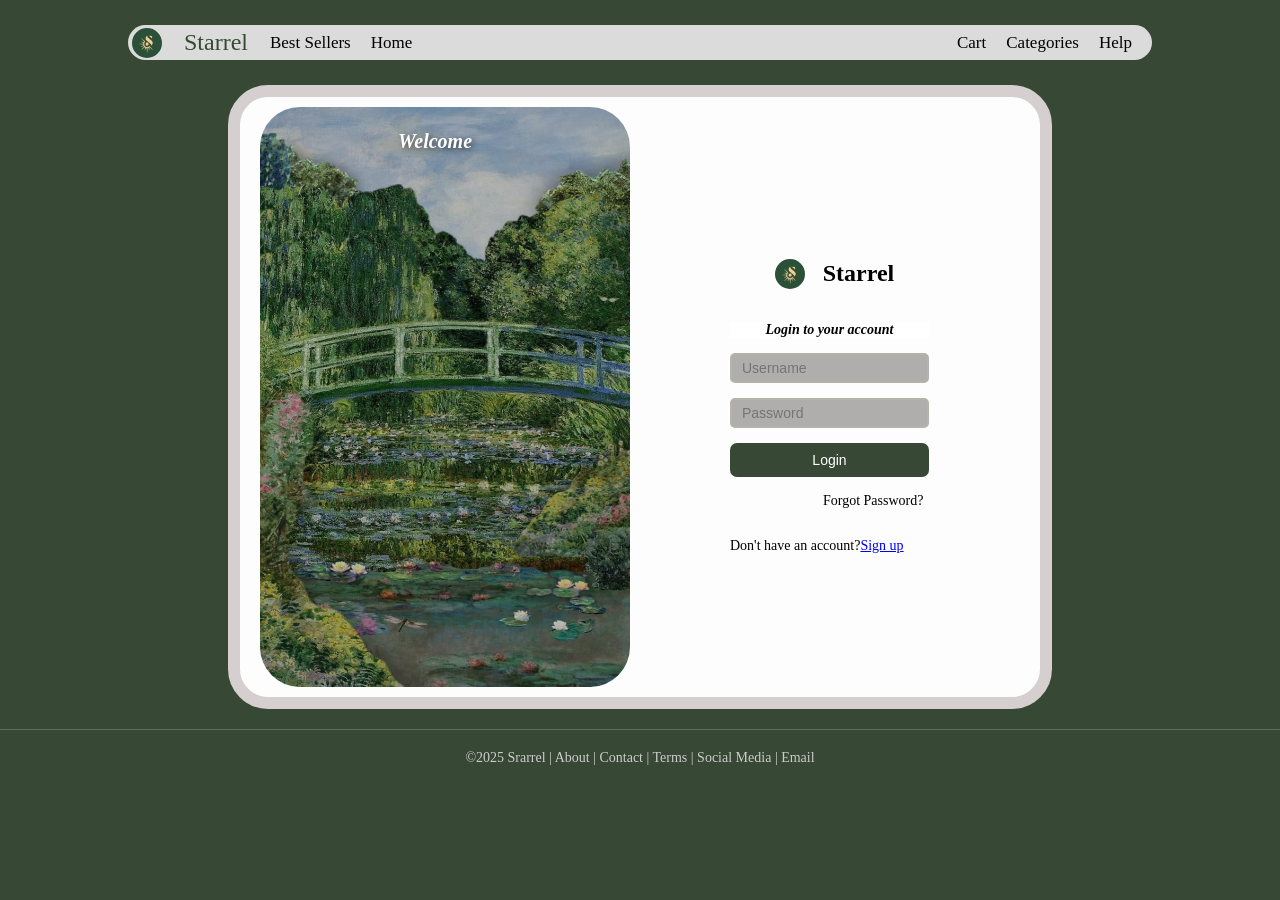
<file: loginpage.html>
<!DOCTYPE html>
<html lang="en">
<head>
    <meta charset="UTF-8">
    <meta name="viewport" content="width=device-width, initial-scale=1.0">
    <title>Login-Starrel</title>
    <link rel="icon" type="image/jpeg" href="logo.jpeg">
    </head>
    <body>
  
    <div class="bar">
        
        <img src="logo.jpeg" alt="Logo" class="header-logo"> 
        <a style="color: rgb(55, 73,52); margin: 2px; font-size: 24px;">Starrel</a>
            <a href="bestsellerpage.html" style="margin: 10; font-size: 17px; color: inherit; text-decoration: none;">Best Sellers</a>
            <a href="homepage.html" style=" font-size: 17px; color: inherit; text-decoration: none;">Home</a>
          <div class="nav ">
            <a href="cartpage.html" style="font-size: 17px; color: inherit; text-decoration: none;">Cart</a>
            <a href="categoriespage.html" style=" font-size: 17px; color: inherit; text-decoration: none;">Categories</a>
            <a style="font-size: 17px;">Help</a>
          </div>
    </div>

<div class="login-cont">
    <div class="white_square">
         <div class="image_container">
         <h1 class="welcome">Welcome</h1> 
         <img src="loginbg.jpeg" alt="Lillies " >
         
         </div>
           
         
     <div class="login_box">
     <div class="logo" >
        <img src="logo.jpeg" alt="Brand Logo" >
        <h2>Starrel</h2> 
        
     </div>

    <h5>Login to your account</h5>
    <input type="text" placeholder="Username">
    <input type="password" placeholder="Password" >
    <button id="log" class="loginn">Login</button>
    <p class="forgot">Forgot Password?</p>
    <div class="have_account">
        <a>Don't have an account?</a>
        <a href="signuppage.html">Sign up</a>
    </div>

   </div>
 </div>
</div>
</body>
<footer>
            <div class="footer-bottom">
                &copy;2025 Srarrel | About | Contact | Terms | Social Media | Email
            </div>
        </footer>
</html>

 <script>
document.querySelector('.loginn').addEventListener('click', () => {
  const a = document.createElement('div');
  a.textContent = "Login successful!";
  Object.assign(a.style, {
    position: 'fixed',
    top: '20px',
    left: '50%',
    transform: 'translateX(-50%)',
    background: 'white',
    color: '#374934',
    padding: '12px 20px',
    borderRadius: '10px',
    textAlign: 'center',
    fontWeight: 'bold',
    boxShadow: '0 4px 8px rgba(0,0,0,0.2)',
    zIndex: '1000'
  });
  document.body.appendChild(a);
  setTimeout(() => {
    a.remove();
    window.location.href = 'homepage.html';
  }, 1000);
  console.log("User logged in");
});
</script>



    <style>
    body{
        background-color: #374934;
        margin:0;

    }
  .bar {
    margin: 25px;
    max-width: 80%;
    height : 35px;
    margin-left: 10%;
    border-radius: 30px;
    background-color:rgb(219, 219, 219);
    align-items : center;
    display: flex;
    gap: 20px;
    }
    
.nav {
    display: flex;
    margin-left: auto;  
    align-items: center;
    gap: 20px;
    padding-right: 20px;
}
 .header-logo {
    width: 30px;  
    height: 30px;
    border-radius: 50%;
    object-fit: cover;
    margin-left: 4px;
}
    .white_square{
        width:800px;
        height: 600px;
        background-color: rgb(253, 253, 253);
       border-bottom-left-radius: 40px;
       border-bottom-right-radius: 40px;
       border-top-left-radius: 40px;
       border-top-right-radius: 40px;
       display:flex;
       align-items: center;
       justify-content: flex-start;
       gap:20px;
       position: relative;
       border: 12px solid #d5cfcf;

    }
    .login-cont{
    display: flex;
    justify-content: center;
    align-items: center;
    min-height: calc(100vh - headerHeight - footerHeight);
    }
    img{
        width:400px;
        height:600px;
        border-bottom-left-radius: 40px;
       border-bottom-right-radius: 40px;
       border-top-left-radius: 40px;
       border-top-right-radius: 40px;

    }
    .white_square img{
        width: 370px;
        height: 580px;
        margin-top: 10px;
        margin-bottom: 10px;
        margin-left: 10px;
        margin-right: 10px;
    

    }
    .login_box{
        background-color: transparent;
        display:flex;
        flex-direction: column;
        gap:15px;
        padding:20px;
        border-radius: 15px;
        margin-left: 60px;

    }
    .login_box h5{
        background-color:#ffffff ;
        margin: 0;
        text-align: center;
        font-style: italic;
        font-size: 14px;
    }
    .login_box input{
        border: 2px solid #B3B2AB;
        background-color: rgb(176, 173, 173);
         border-bottom-left-radius: 5px;
         border-bottom-right-radius: 5px;
        border-top-left-radius: 5px;
        border-top-right-radius: 5px;
        height: 16px;
        font-size: 14px;
        padding: 5px 10px;
    }
     #log {
    background-color: #374934;
    color: white;
    padding: 9px;
    border: none;
    border-radius: 7px;
    cursor: pointer;  
    font-size: 14px;
}
     #log:hover {
    background-color: #556b51;
    }
     .forgot{
        margin-left: 93px;
        font-size: 14px;
        margin-top: 1px;
     }
     .logo img{
        width:30px;
        height:30px;
        margin-bottom:10px;
        align-items: center;
        border-radius: 50%;
        object-fit: cover;
     }
     .have_account{
        font-size: 14px;
        margin-right: 5px;
        display: flex;
     }
     .logo{
        text-align: center;
        align-items: center;
        display:flex;
        flex-direction: row;
        gap:8px;
        justify-content: center;
     }
     .welcome{
        font-size: 20px;
        font-style: italic;
        border-bottom-left-radius: 2px;
        border-bottom-right-radius: 4px;
        border-top-left-radius: 4px;
        border-top-right-radius: 4px;
        position: absolute;
        top:20px;
        left:50%;
        transform: translateX(-50%);
        color:white;
        font-weight: bold;
        text-shadow: 2px 2px 6px rgba(0,0,0,0.6);
     }
     .image_container{
        position: relative;
     }
     .image_container{
        width:370px;
        height:600px;
        border-radius: 40px;
        margin:10px;
        object-fit: cover;
     }
      .footer-bottom{
    text-align: center;
    padding-top:20px;
    border-top: 1px solid rgba(255,255,255,0.2);
    font-size: 14px;
    color:#cccccc;
    margin-top:20px;
    margin-bottom: 10px;
}
    
</style>
</file>
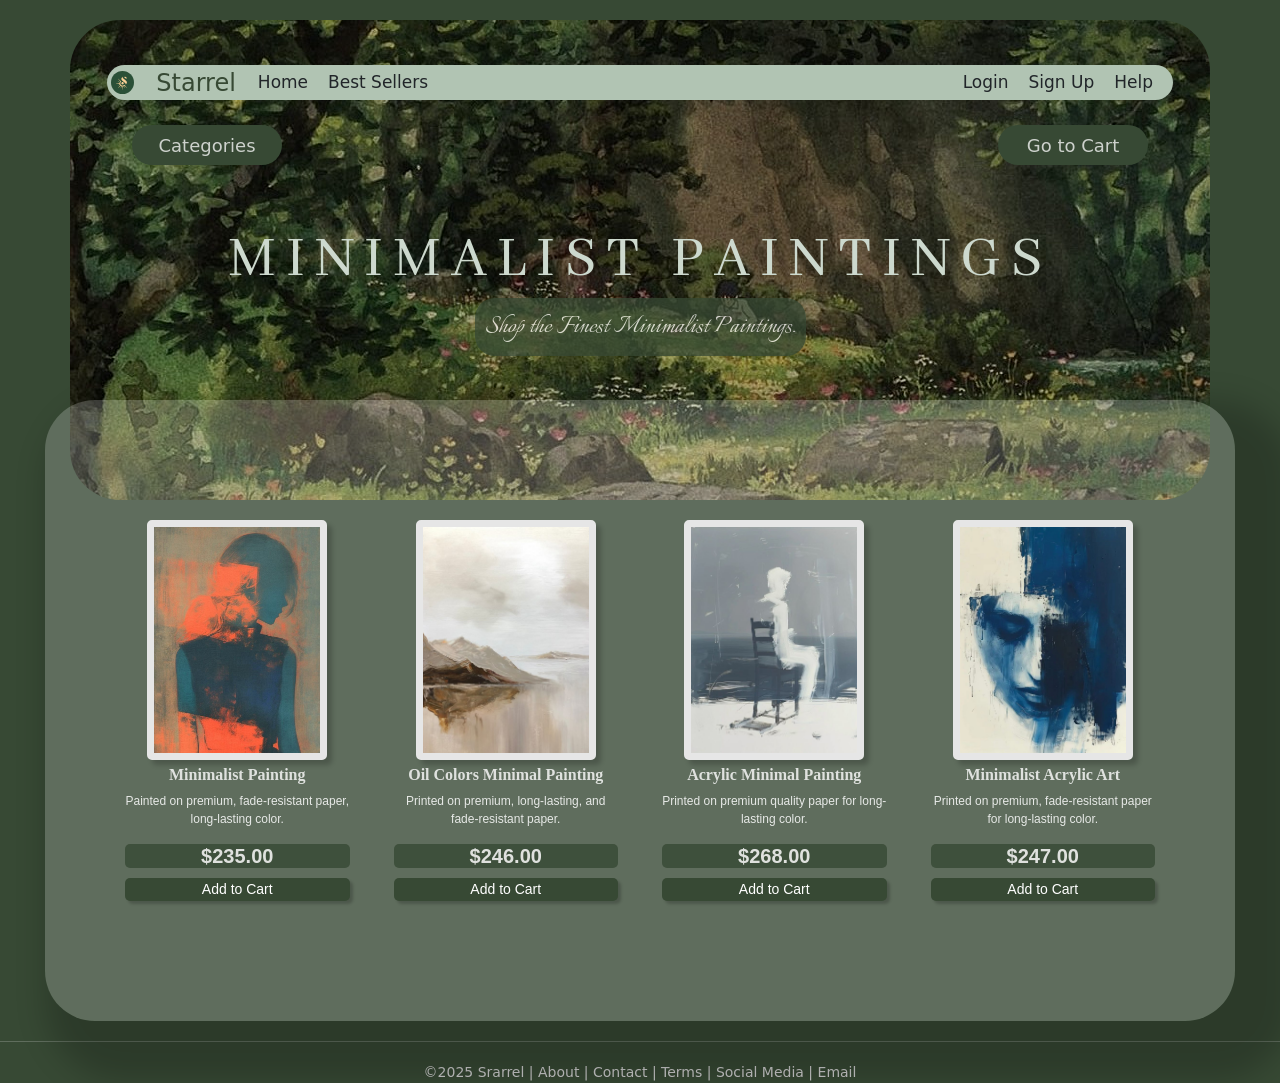
<file: minimalist.html>
<!DOCTYPE html>
<html lang="en">
<head>
    <meta charset="UTF-8">
    <meta name="viewport" content="width=device-width, initial-scale=1.0">
    <link rel="stylesheet" href="style.css">
     <link href="https://cdn.jsdelivr.net/npm/bootstrap@5.3.2/dist/css/bootstrap.min.css" rel="stylesheet">
<script src="https://cdn.jsdelivr.net/npm/bootstrap@5.3.2/dist/js/bootstrap.bundle.min.js"></script>

    <title>BestSellers-Starrel</title>
    <link rel="icon" type="image/jpeg" href="logo.jpeg">
</head>
<body style="background-color: #374934;">
    <link href='https://fonts.googleapis.com/css?family=Italianno' rel='stylesheet'>
        <link href="https://fonts.googleapis.com/css2?family=Abhaya+Libre&display=swap" rel="stylesheet">
   
   <div class="container">
        <div class="bar">
        
        <img src="logo.jpeg" alt="Logo" style="height: 23px; margin-top: 0px; margin-left: 4px; border-radius: 50px;"> 
        <a style="color: rgb(55, 73,52); margin: 2px; font-size: 24px;">Starrel</a>
            <a href="homepage.html" style="margin: 10; font-size: 17px; color: inherit; text-decoration: none;">Home</a>
            <a href="bestsellerpage.html" style=" font-size: 17px; color: inherit; text-decoration: none;">Best Sellers</a>
          <div class="nav ">
            <a href="loginpage.html" style="font-size: 17px; color: inherit; text-decoration: none;">Login</a>
            <a href="signuppage.html" style=" font-size: 17px; color: inherit; text-decoration: none;">Sign Up</a>
            <a style="font-size: 17px;">Help</a>
          </div>
    </div>
    <div class="al" >
     <div class="min-but">
      <a href="categoriespage.html" style="color: white; opacity: 75%; font-size: 18px; text-decoration: none;">Categories</a>
     </div>
      <div class="min-but">
        <a href="cartpage.html" style="color: white; opacity: 75%; font-size: 18px; text-decoration: none;">Go to Cart</a>
      </div>
    </div>
        <div style="color:rgb(205, 217, 206); letter-spacing: 10px; font-size: 60px ; margin-top: 50px; text-align: center; font-family: 'Abhaya Libre', serif;">
         MINIMALIST PAINTINGS
     </div> 
        <div style="text-align: center; font-family:'Italianno';">
       <a style="padding: 10px; border-radius: 20px; background-color: rgb(55, 73,52); color: white; opacity: 75%; font-size: 30px;">Shop the Finest Minimalist Paintings.</a>
          </div>
    </div>

    <div class="section">
        <div class="products">
            <div class="row">
              <div class="col">
                <img src="min3.jpeg">
                <h6>Minimalist Painting</h6>
                <p>Painted on premium, fade-resistant paper, long-lasting color.</p>
                <h5>$235.00</h5>
                <div class="addtocart">Add to Cart</div>
              </div>
              <div class="col">
                <img src="minn2.jpeg">
                <h6>Oil Colors Minimal Painting</h6>
                <p>Printed on premium, long-lasting, and fade-resistant paper.</p>
                <h5>$246.00</h5>
                <div class="addtocart">Add to Cart</div>
              </div>
              <div class="col">
                <img src="minn3.jpeg">
                <h6>Acrylic Minimal Painting</h6>
                <p>Printed on premium quality paper for long-lasting color.</p>
                <h5>$268.00</h5>
                <div class="addtocart">Add to Cart</div>
              </div>
              <div class="col">
                <img src="minn4.jpeg">
                <h6>Minimalist Acrylic Art</h6>
                <p>Printed on premium, fade-resistant paper for long-lasting color.</p>
                <h5>$247.00</h5>
                <div class="addtocart">Add to Cart</div>
              </div>
         

          </div>
           </div>

    </div>
 <footer>
            <div class="footer-bottom">
                &copy;2025 Srarrel | About | Contact | Terms | Social Media | Email
            </div>
        </footer>
<div id="cartAlert">
  Added to cart!
</div>

<script>
  const alertEl = document.getElementById('cartAlert');
  
  document.querySelectorAll('.addtocart').forEach(btn => {
    btn.addEventListener('click', () => {
      alertEl.style.display = 'block';
      setTimeout(() => {
        alertEl.style.display = 'none';
      }, 2000); 
    });
  });
</script>
</body>
</html>
<style>
    .footer-bottom{
    text-align: center;
    padding-top:20px;
    border-top: 1px solid rgba(255,255,255,0.2);
    font-size: 14px;
    color:#cccccc;
    margin-top:20px;
    margin-bottom: 10px;
}
</style>
</file>
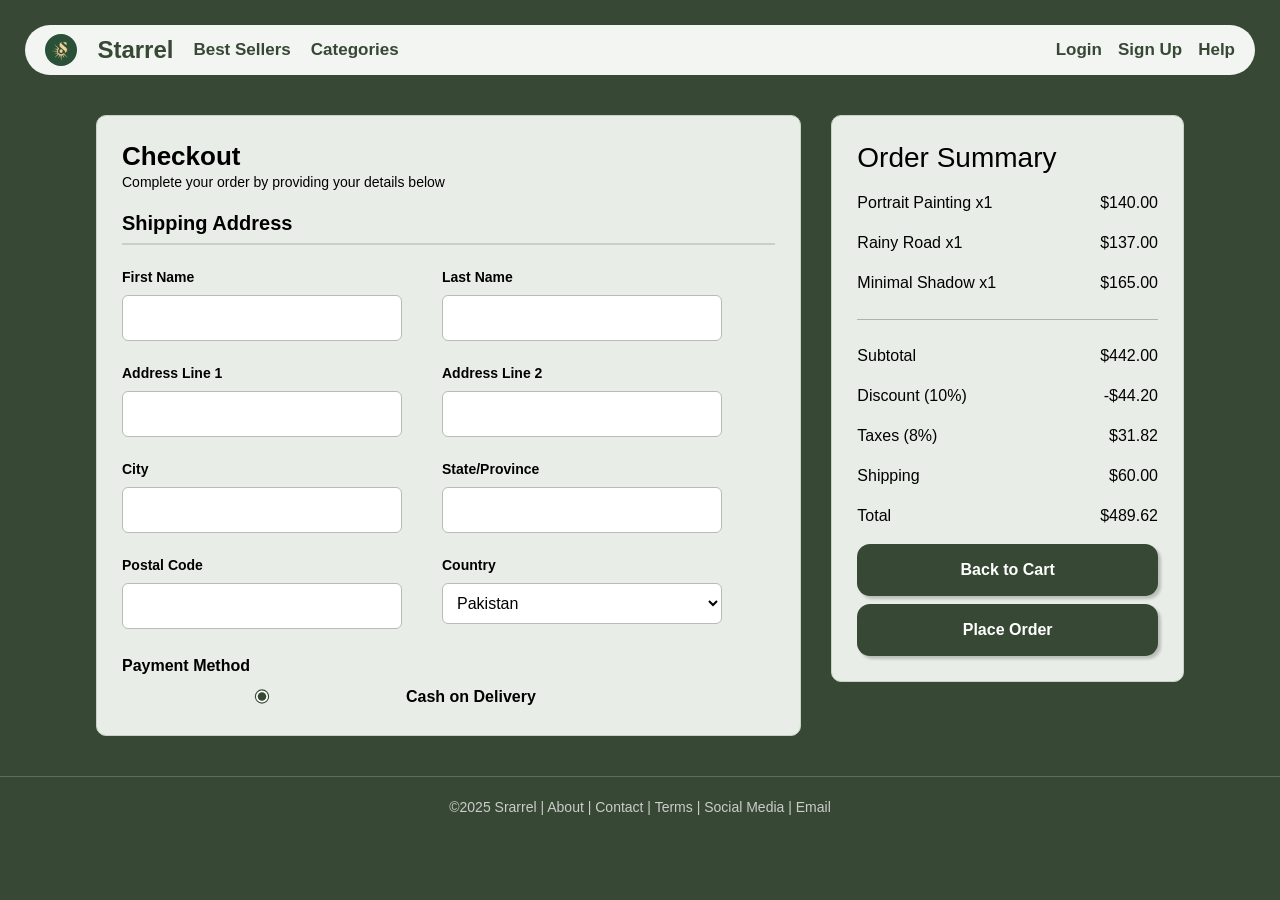
<file: paymentpage.html>
<!DOCTYPE html>
<html lang="en">
  <head>
    <meta charset="UTF-8" />
    <meta name="viewport" content="width=device-width, initial-scale=1" />
    <title>Checkout - Starrel</title>
    <link rel="icon" type="image/jpeg" href="logo.jpeg" />
   
     <link href="https://cdn.jsdelivr.net/npm/bootstrap@5.3.0/dist/css/bootstrap.min.css" rel="stylesheet" />
     <style>
      :root {
        --bg-main: #374934;
        --box: #E8EEE7;
      }
      body{
        margin: 0;
        background: var(--bg-main);
        font-family: Arial, sans-serif;
        color: #000;
      
      }
      .bar{
        margin: 25px;
        max-width: 100%;
        height: 50px;
        border-radius: 30px;
        background-color: rgb(242, 245, 242);
        align-items: center;
        display: flex;
        gap: 20px;
        padding: 0 20px;
      }
      .bar img{
        height: 32px;
        border-radius: 50px;
      }
      .bar a{
        color: rgb(55, 73, 52);
        font-weight: 600;
        text-decoration: none;
      }
      .nav a:hover {
        text-decoration: underline;
      }
      .container-custom{
        width: 85%;
        margin: 40px auto;
        display: grid;
        grid-template-columns: 2fr 1fr;
        gap: 30px;
      }
      .left-side{
        display: flex;
        flex-direction: column;
        gap: 25px;
      }
      .box{
        background: var(--box);
        padding: 25px;
        border-radius: 10px;
        border: 1px solid #c8d1c5;
      }
      h2 {
        margin: 0;
        font-size: 26px;
        font-weight: bold;
      }
      .subtitle {
        font-size: 14px;
        margin-bottom: 15px;
      }
      .section-title {
        font-size: 20px;
        font-weight: bold;
        margin-bottom: 20px;
        border-bottom: 2px solid #c8d1c5;
        padding-bottom: 5px;
      }
      .form-grid {
        display: grid;
        grid-template-columns: repeat(2,300px);
        gap:20px;
      }
      label {
        font-size: 14px;
        font-weight: bold;
      }
      input,
      select {
        width: 280px;
        padding: 10px;
        margin-top: 6px;
        border-radius: 6px;
        border: 1px solid #b7bdb5;
        background: white;
      }
      .order-box {
        background: var(--box);
        padding: 25px;
        border-radius: 10px;
        border: 1px solid #c8d1c5;
        height: fit-content;
        color: #000;
      }
      .summary-row{
        display: flex;
        justify-content: space-between;
        padding: 8px 0;
        font-size: 16px;
      }
      .total {
        font-size: 20px;
        font-weight: bold;
        border-top: 2px solid #ccc;
        margin-top: 10px;
        padding-top: 10px;
      }
      .button {
        background: rgb(55, 73, 52);
        color: #fff;
        display: block;
        text-align: center;
        padding: 14px;
        text-decoration: none;
        border-radius: 13px;
        box-shadow: 3px 3px 3px rgba(0,0,0,0.2);       
        font-weight: 600;
        margin-top: 8px;
        user-select: none;
      }

      .button:hover {
        background: #546453;
      }
      .payment-method{
        margin-top: 25px;
      }
      .payment-method label{
        font-weight: 600;
        font-size: 16px;
        display: block;
        margin-bottom: 8px;
      }
      .payment-option{
      
        display: inline-flex ;
        align-items: center !important;
        gap: 0 !important;
      }
    .payment-option input[type="radio"] {
  margin: 0 !important;
  transform: scale(1.1) !important;
  accent-color: rgb(55, 73,52);
  padding: 0 !important;
}
      .payment-option label{
        margin: 0 0 0 4px !important;
       padding: 0 !important;
       line-height: 1 !important;

      }
.footer-bottom{
    text-align: center;
    padding-top:20px;
    border-top: 1px solid rgba(255,255,255,0.2);
    font-size: 14px;
    color:#cccccc;
    margin-top:20px;
    margin-bottom: 10px;
}
     </style>
  </head>
  <body>
    <div class ="bar">
      <img src="logo.jpeg" alt="Logo"/>
      <a style="color: rgb(55, 73, 52); margin: 0; font-weight: 700; font-size: 24px;">Starrel</a>
      <a href="bestsellerpage.html" style="font-size: 17px;">Best Sellers</a>
      <a href="categoriespage.html" style="font-size: 17px;">Categories</a>
      <div class="nav ms-auto d-flex align-items-center gap-3">
        <a href="loginpage.html" style="font-size: 17px;">Login</a>
        <a href="signuppage.html" style="font-size: 17px;">Sign Up</a>
        <a style="font-size: 17px; color: rgb(55, 73, 52);">Help</a>
      </div>
    </div>

    <div class="container-custom">
      <div class="left-side">
        <div class="box">
          <h2>Checkout</h2>
          <p class="subtitle">Complete your order by providing your details below</p>
          <div class="section-title">Shipping Address</div>
          <form id="checkout-form">
            <div class="form-grid">
              <div>
                <label for="fname">First Name</label>
                <input id="fname" name="fname" type="text" required/>

              </div>
              <div>
                <label for="lname">Last Name</label>
                <input id="lname" name="lname" type="text" required/>

              </div>
              <div>
                <label for="address1">Address Line 1</label>
                <input id="address1" name="address1" type="text" required/>
              </div>
              <div>
                <label for="address2">Address Line 2</label>
                <input id="address2" name="address2" type="text" />

              </div>
              <div>
                <label for="city">City</label>
                <input id="city" name="city" type="text" required/>

              </div>
              <div>
                <label for="state">State/Province</label>
                <input id="state" name="state" type="text" required/>

              </div>
              <div>
                <label for="zip">Postal Code</label>
                <input id="zip" name="zip" type="text" required/>

              </div>
              <div>
                <label for="country">Country</label>
                <select id="country" name="country"  required>
                <option>Pakistan</option>
                <option>India</option>
                <option>United States</option>
                <option>Canada</option>
                <option>Turkey</option>
                </select>

              </div>
              </div>

              <div class="payment-method">
                <label>Payment Method</label>
                <div class="payment-option">
                  <input type="radio" id="cod" name="payment" value="cod" checked />
                  <label for="cod">Cash on Delivery</label>
                </div>
               
              </div>
          </form>
        </div>
      </div>

<div class="order-box">
  <h3>Order Summary</h3>
  <div id="order-items"></div>
  <hr />
  <div class="summary-row"><span>Subtotal</span><span id="subtotal"></span></div>
    <div class="summary-row"><span>Discount (10%)</span><span id="discount"></span></div>
    <div class="summary-row"><span>Taxes (8%)</span><span id="taxes"></span></div>
    <div class="summary-row"><span>Shipping</span><span id="shipping"></span></div>
    <div class="summary-row"><span>Total</span><span id="total"></span></div>
    <a href="cartpage.html" class="button">Back to Cart</a>
    <a href="thankyoupage.html" class="button" id="place-order">Place Order</a>
</div>
</div>
<script>
  const products= [
    {
      id:1,
      title: "Portrait Painting",
      price: 140.0,
      quantity: 1,
    },
     {
      id:2,
      title: "Rainy Road",
      price: 137.0,
      quantity: 1,
    },
     {
      id:3,
      title: "Minimal Shadow",
      price: 165.0,
      quantity: 1,
    },
  ];

  const shippingCharge= 60;
  const taxRate= 0.08;
  const discountPercent = 0.10;

  const orderItemsE1= document.getElementById("order-items");
  const subtotalE1= document.getElementById("subtotal");
  const discountE1= document.getElementById("discount");
  const taxesE1= document.getElementById("taxes");
  const shippingE1= document.getElementById("shipping");
  const totalE1= document.getElementById("total");

function renderOrderSummary() {
  orderItemsE1.innerHTML ="";
  let subTotal = 0;
  products.forEach((p) => {
    subTotal += p.price * p.quantity;
    const itemDiv = document.createElement("div");
    itemDiv.className = "summary-row";
    itemDiv.innerHTML= `<span>${p.title} x${p.quantity}</span><span>$${(p.price*p.quantity).toFixed(2)}</span>`
    orderItemsE1.appendChild(itemDiv);
  });
  const discount= subTotal*discountPercent;
  const taxableAmount= subTotal-discount;
  const taxes = taxableAmount*taxRate;
  let shipping=shippingCharge;
  if(subTotal >= 1000) shipping=0;
  const total = taxableAmount + taxes + shipping;

  subtotalE1.textContent = `$${subTotal.toFixed(2)}`;
  discountE1.textContent = `-$${discount.toFixed(2)}`;
  taxesE1.textContent = `$${taxes.toFixed(2)}`;
  shippingE1.textContent = `$${shipping.toFixed(2)}`;
  totalE1.textContent = `$${total.toFixed(2)}`;
}
renderOrderSummary();

document.getElementById("place-order").addEventListener("click", (e) => {
  e.preventDefault();

  const popup = document.createElement("div");
  popup.textContent = "Order placed successfully!";
  Object.assign(popup.style, {
    position: "fixed",
    top: "20px",
    left: "50%",
    transform: "translateX(-50%)",
    background: "white",
    color: "#374934",
    padding: "12px 20px",
    borderRadius: "10px",
    textAlign: "center",
    fontWeight: "bold",
    boxShadow: "0 4px 8px rgba(0,0,0,0.2)",
    zIndex: "1000"
  });

  document.body.appendChild(popup);
  console.log("Order Placed.")
  setTimeout(() => {
    popup.remove();
    window.location.href = "thankyoupage.html";
  }, 1000); // show popup for 1 second
});

</script>
  </body>
        <footer>
            <div class="footer-bottom">
                &copy;2025 Srarrel | About | Contact | Terms | Social Media | Email
            </div>
        </footer>
</html>
</file>
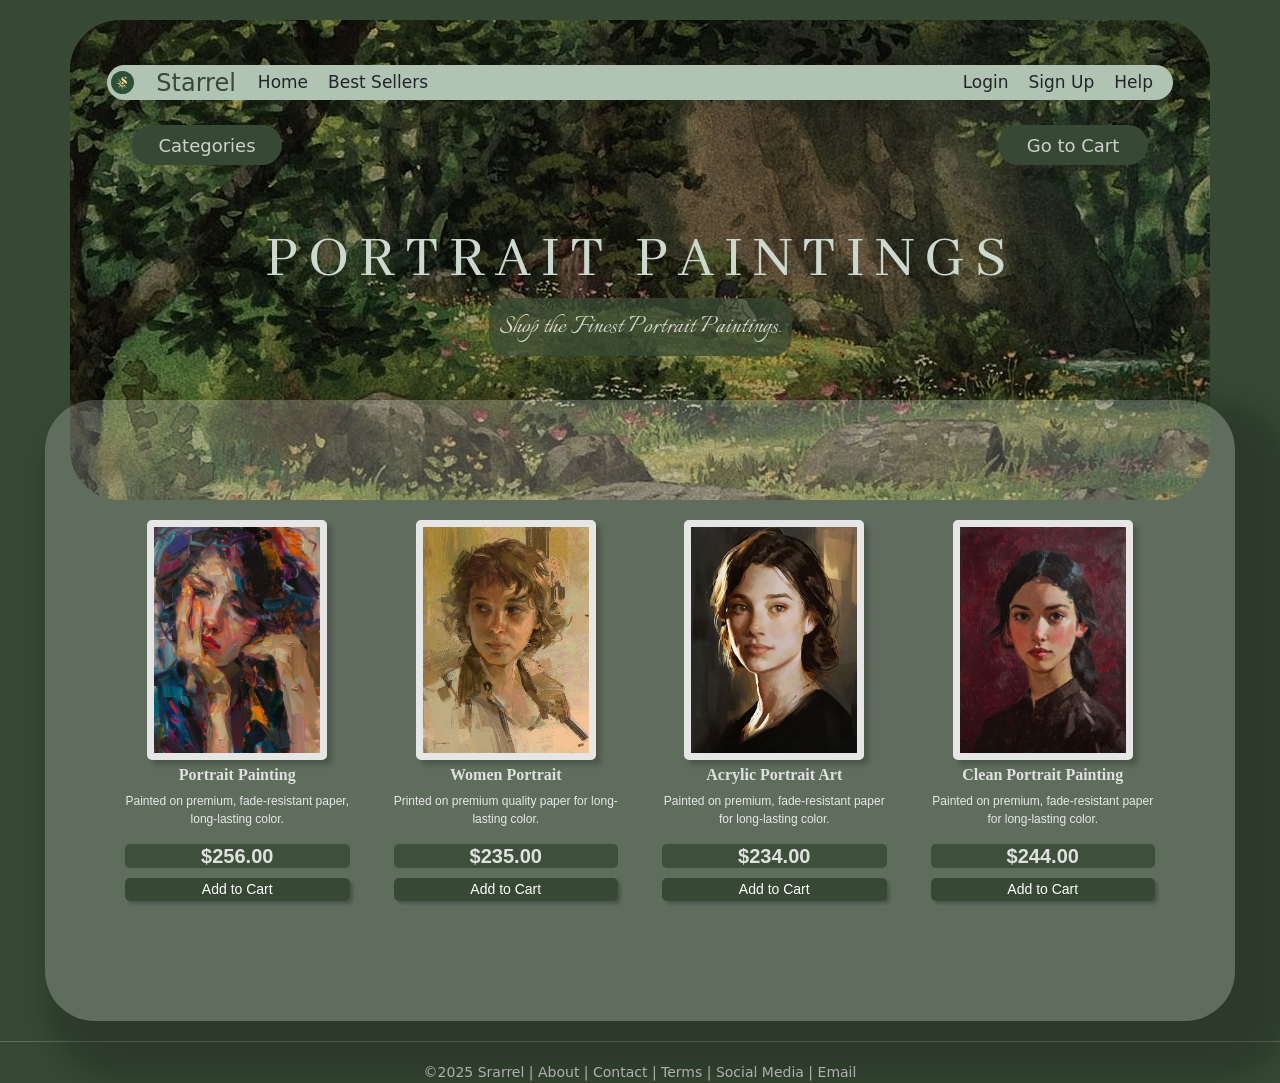
<file: portrait.html>
<!DOCTYPE html>
<html lang="en">
<head>
    <meta charset="UTF-8">
    <meta name="viewport" content="width=device-width, initial-scale=1.0">
    <link rel="stylesheet" href="style.css">
     <link href="https://cdn.jsdelivr.net/npm/bootstrap@5.3.2/dist/css/bootstrap.min.css" rel="stylesheet">
<script src="https://cdn.jsdelivr.net/npm/bootstrap@5.3.2/dist/js/bootstrap.bundle.min.js"></script>

    <title>BestSellers-Starrel</title>
    <link rel="icon" type="image/jpeg" href="logo.jpeg">
</head>
<body style="background-color: #374934;">
    <link href='https://fonts.googleapis.com/css?family=Italianno' rel='stylesheet'>
        <link href="https://fonts.googleapis.com/css2?family=Abhaya+Libre&display=swap" rel="stylesheet">
   <div class="container">
        <div class="bar">
        
        <img src="logo.jpeg" alt="Logo" style="height: 23px; margin-top: 0px; margin-left: 4px; border-radius: 50px;"> 
        <a style="color: rgb(55, 73,52); margin: 2px; font-size: 24px;">Starrel</a>
            <a href="homepage.html" style="margin: 10; font-size: 17px; color: inherit; text-decoration: none;">Home</a>
            <a href="bestsellerpage.html" style=" font-size: 17px; color: inherit; text-decoration: none;">Best Sellers</a>
          <div class="nav ">
            <a href="loginpage.html" style="font-size: 17px; color: inherit; text-decoration: none;">Login</a>
            <a href="signuppage.html" style=" font-size: 17px; color: inherit; text-decoration: none;">Sign Up</a>
            <a style="font-size: 17px;">Help</a>
          </div>
    </div>
    <div class="al" >
     <div class="min-but">
      <a href="categoriespage.html" style="color: white; opacity: 75%; font-size: 18px; text-decoration: none;">Categories</a>
     </div>
      <div class="min-but">
        <a href="cartpage.html" style="color: white; opacity: 75%; font-size: 18px; text-decoration: none;">Go to Cart</a>
      </div>
    </div>
        <div style="color:rgb(205, 217, 206); letter-spacing: 10px; font-size: 60px ; margin-top: 50px; text-align: center; font-family: 'Abhaya Libre', serif;">
         PORTRAIT PAINTINGS
     </div> 
        <div style="text-align: center; font-family:'Italianno';">
       <a style="padding: 10px; border-radius: 20px; background-color: rgb(55, 73,52); color: white; opacity: 75%; font-size: 30px;">Shop the Finest Portrait Paintings.</a>
          </div>
    </div>

    <div class="section">
        <div class="products">
            <div class="row">
              <div class="col">
                <img src="port.jpeg">
                <h6>Portrait Painting</h6>
                <p>Painted on premium, fade-resistant paper, long-lasting color.</p>
                <h5>$256.00</h5>
                <div class="addtocart">Add to Cart</div>
              </div>
              <div class="col">
                <img src="prod3.jpeg">
                <h6>Women Portrait</h6>
                <p>Printed on premium quality paper for long-lasting color.</p>
                <h5>$235.00</h5>
                <div class="addtocart">Add to Cart</div>
              </div>
              <div class="col">
                <img src="porr4.jpeg">
                <h6>Acrylic Portrait Art</h6>
                <p>Painted on premium, fade-resistant paper for long-lasting color.</p>
                <h5>$234.00</h5>
                <div class="addtocart">Add to Cart</div>
              </div>
              <div class="col">
                <img src="porr2.jpeg">
                <h6>Clean Portrait Painting</h6>
                <p>Painted on premium, fade-resistant paper for long-lasting color.</p>
                <h5>$244.00</h5>
                <div class="addtocart">Add to Cart</div>
              </div>

          </div>
           </div>

    </div>
 <footer>
            <div class="footer-bottom">
                &copy;2025 Srarrel | About | Contact | Terms | Social Media | Email
            </div>
        </footer>
<div id="cartAlert">
  Added to cart!
</div>

<script>
  const alertEl = document.getElementById('cartAlert');
  
  document.querySelectorAll('.addtocart').forEach(btn => {
    btn.addEventListener('click', () => {
      alertEl.style.display = 'block';
      setTimeout(() => {
        alertEl.style.display = 'none';
      }, 2000); 
    });
  });
</script>
</body>
</html>
<style>
    .footer-bottom{
    text-align: center;
    padding-top:20px;
    border-top: 1px solid rgba(255,255,255,0.2);
    font-size: 14px;
    color:#cccccc;
    margin-top:20px;
    margin-bottom: 10px;
}
</style>
</file>
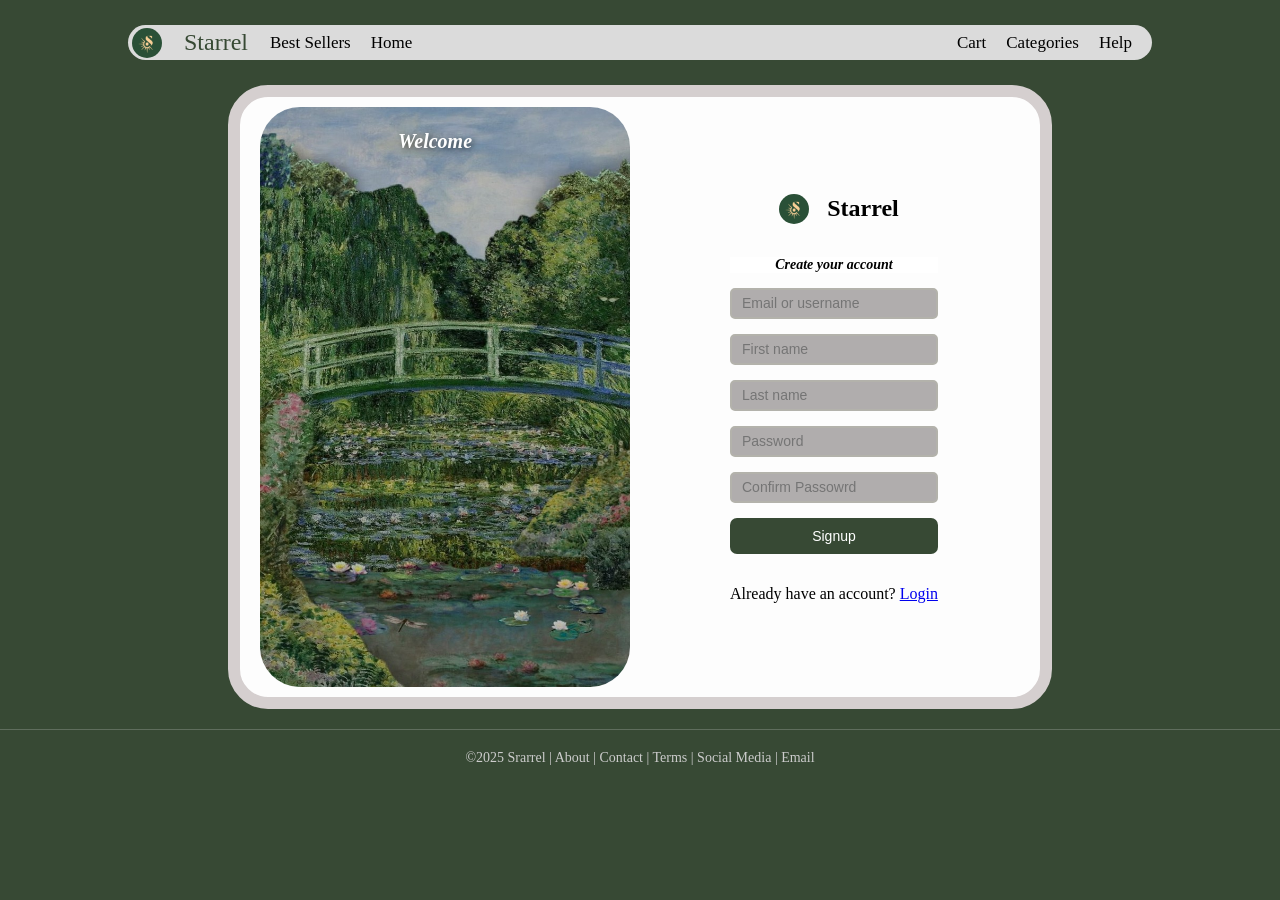
<file: signuppage.html>
<!DOCTYPE html>
<html lang="en">
<head>
    <meta charset="UTF-8">
    <meta name="viewport" content="width=device-width, initial-scale=1.0">
    <title>Document</title>
    </head>
    <body>
      
    <div class="bar">
        
        <img src="logo.jpeg" alt="Logo" class="header-logo"> 
        <a style="color: rgb(55, 73,52); margin: 2px; font-size: 24px;">Starrel</a>
            <a href="bestsellerpage.html" style="margin: 10; font-size: 17px; color: inherit; text-decoration: none;">Best Sellers</a>
            <a href="homepage.html" style=" font-size: 17px; color: inherit; text-decoration: none;">Home</a>
          <div class="nav ">
            <a href="cartpage.html" style="font-size: 17px; color: inherit; text-decoration: none;">Cart</a>
            <a href="categoriespage.html" style=" font-size: 17px; color: inherit; text-decoration: none;">Categories</a>
            <a style="font-size: 17px;">Help</a>
          </div>
    </div>
         <div class="signup-cont">
            <div class="white_square">
         <div class="image_container">
         <h1 class="welcome">Welcome</h1> 
         <img src="loginbg.jpeg" alt="Lillies " >
         
         </div>
          <div class="login_box">
    <div class="logo" >
        <img src="logo.jpeg" alt="Brand Logo" >
        <h2>Starrel</h2> 
        
    </div>

    <h5>Create your account</h5>

    <input type="text" placeholder="Email or username">
    <input type="text" placeholder="First name">
    <input type="text" placeholder="Last name">
    <input type="password" placeholder="Password">
    <input type="password" placeholder="Confirm Passowrd">


    <button id="signup" class="signn">Signup</button>
    <p class="have_account">Already have an account? <a href="loginpage.html">Login</a></p>
 
</div>
 </div>
   </div>
</body>
     <footer>
            <div class="footer-bottom">
                &copy;2025 Srarrel | About | Contact | Terms | Social Media | Email
            </div>
        </footer>
</html>
  <script>
document.querySelector('.signn').addEventListener('click', () => {
  const a = document.createElement('div');
  a.textContent = "Successfully Registered!";
  Object.assign(a.style, {
    position: 'fixed',
    top: '20px',
    left: '50%',
    transform: 'translateX(-50%)',
    background: 'white',
    color: '#374934',
    padding: '12px 20px',
    borderRadius: '10px',
    textAlign: 'center',
    fontWeight: 'bold',
    boxShadow: '0 4px 8px rgba(0,0,0,0.2)',
    zIndex: '1000'
  });
  document.body.appendChild(a);
  setTimeout(() => {
    a.remove();
    window.location.href = 'homepage.html';
  }, 1000);
  console.log("User registered.");
});
</script>
 <style>
    body{
        background-color: #374934;
        margin:0;

    }
    .signup-cont{
    display: flex;
    justify-content: center;
    align-items: center;
    min-height: calc(100vh - headerHeight - footerHeight);
    }
    .bar {
    margin: 25px;
    max-width: 80%;
    height : 35px;
    margin-left: 10%;
    border-radius: 30px;
    background-color:rgb(219, 219, 219);
    align-items : center;
    display: flex;
    gap: 20px;
    }
    
.nav {
    display: flex;
    margin-left: auto;  
    align-items: center;
    gap: 20px;
    padding-right: 20px;
}
     .header-logo {
    width: 30px;  
    height: 30px;
    border-radius: 50%;
    object-fit: cover;
    margin-left: 4px;
}
     .white_square{
        width:800px;
        height: 600px;
        background-color: rgb(253, 253, 253);
       border-bottom-left-radius: 40px;
       border-bottom-right-radius: 40px;
       border-top-left-radius: 40px;
       border-top-right-radius: 40px;
       display:flex;
       align-items: center;
       justify-content: flex-start;
       gap:20px;
       position: relative;
       border: 12px solid #d5cfcf;

    }img{
        width:400px;
        height:600px;
        border-bottom-left-radius: 40px;
       border-bottom-right-radius: 40px;
       border-top-left-radius: 40px;
       border-top-right-radius: 40px;

    }
    .white_square img{
        width: 370px;
        height: 580px;
        margin-top: 10px;
        margin-bottom: 10px;
        margin-left: 10px;
        margin-right: 10px;
    

    }
    #signup {
    background-color: #374934;
    color: white;
    padding: 10px;      
    border: none;
    border-radius: 7px;
    cursor: pointer;
    font-size: 14px;    
    }
    #signup:hover {
    background-color: #556b51;
    }

    .login_box{
        background-color: transparent;
        display:flex;
        flex-direction: column;
        gap:15px;
        padding:20px;
        border-radius: 15px;
        margin-left: 60px;

    }
    .login_box h5{
        background-color:#ffffff ;
        margin: 0;
        text-align: center;
        font-style: italic;
        font-size: 14px;
    }
     .login_box input{
        border: 2px solid #B3B2AB;
        background-color: rgb(176, 173, 173);
         border-bottom-left-radius: 5px;
         border-bottom-right-radius: 5px;
        border-top-left-radius: 5px;
        border-top-right-radius: 5px;
          height: 17px;        
          font-size: 14px;     
          padding: 5px 10px;
    }
     #log{
        background-color: #374934;
     }
     .forgot{
        margin-left: 93px;
        font-size: 9px;
     }
     .logo img{
        width:30px;
        height:30px;
        margin-bottom:10px;
        align-items: center;
        border-radius: 50%;
        object-fit: cover;
     }
     .logo{
        text-align: center;
        align-items: center;
        display:flex;
        flex-direction: row;
        gap:8px;
        justify-content: center;
     }
     .welcome{
        font-size: 20px;
        font-style: italic;
        border-bottom-left-radius: 2px;
        border-bottom-right-radius: 4px;
        border-top-left-radius: 4px;
        border-top-right-radius: 4px;
        position: absolute;
        top:20px;
        left:50%;
        transform: translateX(-50%);
        color:white;
        font-weight: bold;
        text-shadow: 2px 2px 6px rgba(0,0,0,0.6);
     }
     .image_container{
        position: relative;
     }
     .image_container{
        width:370px;
        height:600px;
        border-radius: 40px;
        margin:10px;
        object-fit: cover;
     }
     .footer-bottom{
    text-align: center;
    padding-top:20px;
    border-top: 1px solid rgba(255,255,255,0.2);
    font-size: 14px;
    color:#cccccc;
    margin-top:20px;
    margin-bottom: 10px;
}

</style>
</file>
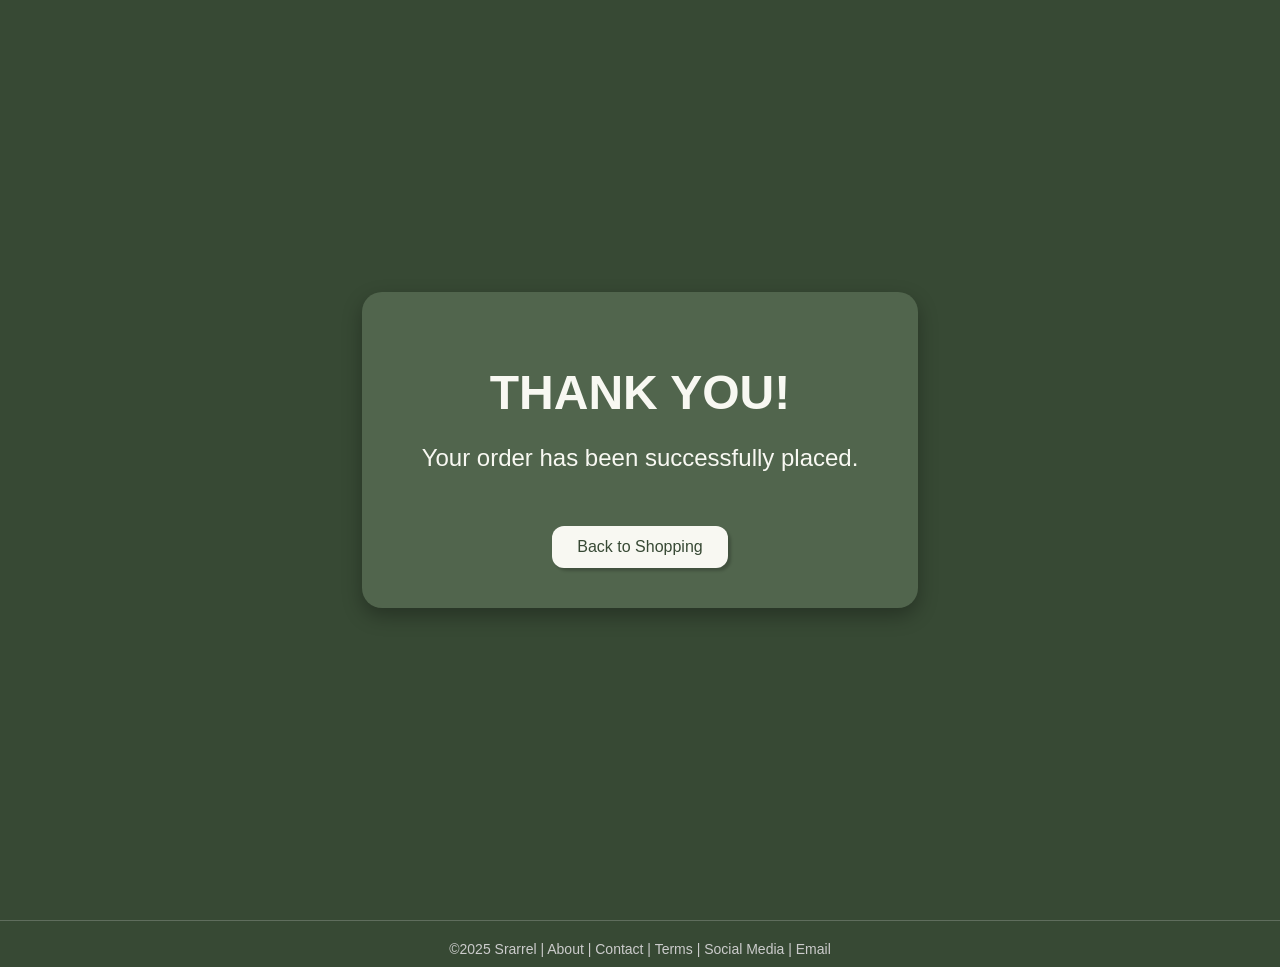
<file: thankyoupage.html>
<!DOCTYPE html>
<html lang="en">
<head>
    <meta charset="UTF-8">
    <meta name="viewport" content="width=device-width, initial-scale=1.0">
    <title>Order Successful</title>
    <style>
        body {
            margin: 0;
            padding: 0;
            background-color: #374934; /* background color */
            font-family: Arial, Helvetica, sans-serif;
        }
        .cont{
            display: flex;
            justify-content: center;
            align-items: center;
            height: 100vh;
        }

        .thankyou-card {
            background-color: #51654d; /* match background for consistency */
            color: #f8f8f2; /* off-white text */
            padding: 40px 60px;
            border-radius: 20px; /* rounded corners */
            text-align: center;
            box-shadow: 0 8px 20px rgba(0,0,0,0.3); /* subtle shadow */
            max-width: 500px;
        }

        .thankyou-card h1 {
            font-size: 3rem;
            margin-bottom: 20px;
        }

        .thankyou-card p {
            font-size: 1.5rem;
        }

        .btn-home {
            margin-top: 30px;
            padding: 12px 25px;
            font-size: 1rem;
            background-color: #f8f8f2;
            color: #374934;
            border: none;
            border-radius: 12px; /* rounded button */
            cursor: pointer;
            text-decoration: none;
            transition: background-color 0.3s, color 0.3s;
            display: inline-block;
        box-shadow: 3px 3px 3px rgba(0,0,0,0.2);

        }

        .btn-home:hover {
            background-color: #d9d9d0;
            color: #2b3729;
        }

        @media (max-width: 600px) {
            .thankyou-card {
                padding: 30px 20px;
            }
        }
        .footer-bottom{
    text-align: center;
    padding-top:20px;
    border-top: 1px solid rgba(255,255,255,0.2);
    font-size: 14px;
    color:#cccccc;
    margin-top:20px;
    margin-bottom: 10px;
}
    </style>
</head>
<body>
    <div class="cont">
        <div class="thankyou-card">
        <h1>THANK YOU!</h1>
        <p>Your order has been successfully placed.</p>
        <a  class="btn-home" href="homepage.html">Back to Shopping</a>
    </div>
    </div>
</body>
<footer>
            <div class="footer-bottom">
                &copy;2025 Srarrel | About | Contact | Terms | Social Media | Email
            </div>
        </footer>
</html>
</file>
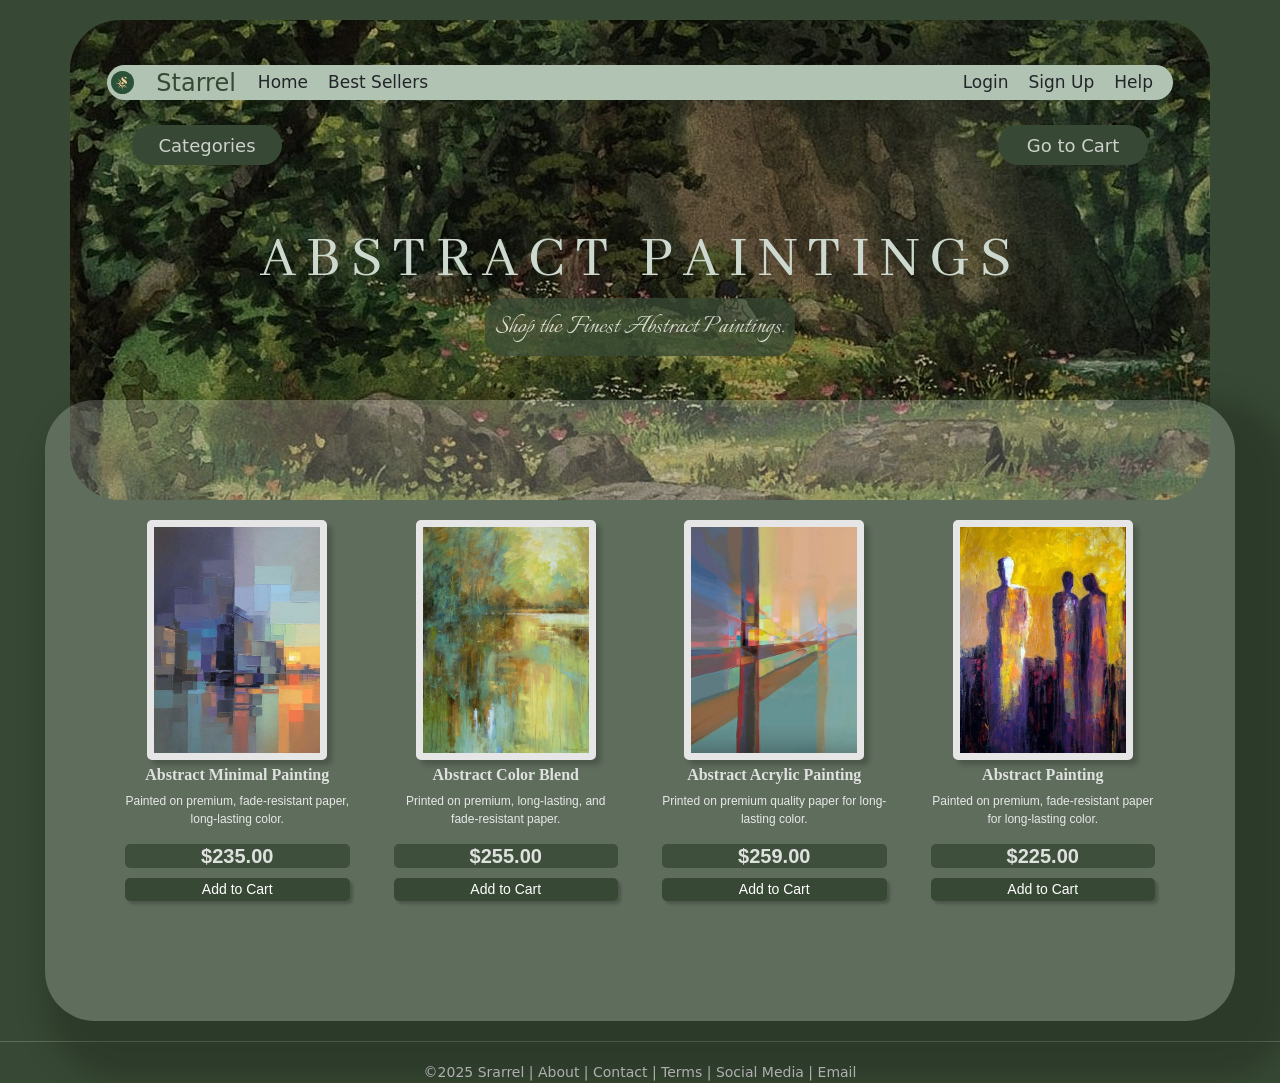
<file: Starrel/Starrel/abstract.html>
<!DOCTYPE html>
<html lang="en">
<head>
    <meta charset="UTF-8">
    <meta name="viewport" content="width=device-width, initial-scale=1.0">
    <link rel="stylesheet" href="style.css">
     <link href="https://cdn.jsdelivr.net/npm/bootstrap@5.3.2/dist/css/bootstrap.min.css" rel="stylesheet">
<script src="https://cdn.jsdelivr.net/npm/bootstrap@5.3.2/dist/js/bootstrap.bundle.min.js"></script>

    <title>BestSellers-Starrel</title>
    <link rel="icon" type="image/jpeg" href="logo.jpeg">
</head>
<body style="background-color: #374934;">
  <link href='https://fonts.googleapis.com/css?family=Italianno' rel='stylesheet'>
        <link href="https://fonts.googleapis.com/css2?family=Abhaya+Libre&display=swap" rel="stylesheet">
    <div class="container">
        <div class="bar">
        
        <img src="logo.jpeg" alt="Logo" style="height: 23px; margin-top: 0px; margin-left: 4px; border-radius: 50px;"> 
        <a style="color: rgb(55, 73,52); margin: 2px; font-size: 24px;">Starrel</a>
            <a href="homepage.html" style="margin: 10; font-size: 17px; color: inherit; text-decoration: none;">Home</a>
            <a href="bestsellerpage.html" style=" font-size: 17px; color: inherit; text-decoration: none;">Best Sellers</a>
          <div class="nav ">
            <a href="loginpage.html" style="font-size: 17px; color: inherit; text-decoration: none;">Login</a>
            <a href="signuppage.html" style=" font-size: 17px; color: inherit; text-decoration: none;">Sign Up</a>
            <a style="font-size: 17px;">Help</a>
          </div>
    </div>
    <div class="al" >
     <div class="min-but">
      <a href="categoriespage.html" style="color: white; opacity: 75%; font-size: 18px; text-decoration: none;">Categories</a>
     </div>
      <div class="min-but">
        <a href="cartpage.html" style="color: white; opacity: 75%; font-size: 18px; text-decoration: none;">Go to Cart</a>
      </div>
    </div>
        <div style="color:rgb(205, 217, 206); letter-spacing: 10px; font-size: 60px ; margin-top: 50px; text-align: center; font-family: 'Abhaya Libre', serif;">
         ABSTRACT PAINTINGS
     </div> 
        <div style="text-align: center; font-family:'Italianno';">
       <a style="padding: 10px; border-radius: 20px; background-color: rgb(55, 73,52); color: white; opacity: 75%; font-size: 30px;">Shop the Finest Abstract Paintings.</a>
          </div>
    </div>

    <div class="section">
        <div class="products">
            <div class="row">
              <div class="col">
                <img src="abs2.jpeg">
                <h6>Abstract Minimal Painting</h6>
                <p>Painted on premium, fade-resistant paper, long-lasting color.</p>
                <h5>$235.00</h5>
                <div class="addtocart">Add to Cart</div>
              </div>
              <div class="col">
                <img src="abb2.jpeg">
                <h6>Abstract Color Blend</h6>
                <p>Printed on premium, long-lasting, and fade-resistant paper.</p>
                <h5>$255.00</h5>
                <div class="addtocart">Add to Cart</div>
              </div>
              <div class="col">
                <img src="abb3.jpeg">
                <h6>Abstract Acrylic Painting</h6>
                <p>Printed on premium quality paper for long-lasting color.</p>
                <h5>$259.00</h5>
                <div class="addtocart">Add to Cart</div>
              </div>
              <div class="col">
                <img src="prod4.jpeg">
                <h6>Abstract Painting</h6>
                <p>Painted on premium, fade-resistant paper for long-lasting color.</p>
                <h5>$225.00</h5>
                <div class="addtocart">Add to Cart</div>
              </div>
          </div>
           </div>

    </div>
 <footer>
            <div class="footer-bottomn">
                &copy;2025 Srarrel | About | Contact | Terms | Social Media | Email
            </div>
        </footer>
<div id="cartAlert">
  Added to cart!
</div>

<script>
  const alertEl = document.getElementById('cartAlert');
  
  document.querySelectorAll('.addtocart').forEach(btn => {
    btn.addEventListener('click', () => {
      alertEl.style.display = 'block';
      setTimeout(() => {
        alertEl.style.display = 'none';
      }, 2000); 
    });
  });
</script>
</body>
</html>
<style>
    .footer-bottomn{
    text-align: center;
    padding-top:20px;
    border-top: 1px solid rgba(255,255,255,0.2);
    font-size: 14px;
    color:#cccccc;
    margin-top:20px;
    margin-bottom: 10px;
}
</style>
</file>
<file: style.css>
body{
    margin: 0;
    padding: 0;
    background-size: cover;
    background-position: center;
    height: 100vh;
 }
  .bar {
    margin: 25px;
    max-width: 100%;
    height : 35px;
    max-width: 100%;
    border-radius: 30px;
    background-color:rgb(177, 196, 179);
    align-items : center;
    display: flex;
    gap: 20px;
    }
    .container{
        background-image: url('bsbg.jpeg');
        border-radius: 50px;
        padding-left:100px;
        padding-right:100px;
        padding-bottom:150px;
        padding-top:20px;
        margin: 20px;
    }
.nav {
    display: flex;
    margin-left: auto;  
    align-items: center;
    gap: 20px;
    padding-right: 20px;
}
        .d-box {
        max-width: 100%;
        background: rgb(177, 196, 179);
        padding: 60px;
        border-radius: 60px;
        margin-top: 50px;
        position: relative;
        top: 100px;
        text-align: center;
        height: 440px;
        box-shadow: 20px 20px 20px 20px rgba(0,0,0,0.2);
    }
     .d-box2 {
        max-width: 100%;
        background: rgb(90, 105, 87);
        padding: 60px;
        border-radius: 60px;
        margin-top: 120px;
        position: relative;
        top: -60px;
        display: flex;
        justify-content: center;
        text-align: center;
        height: 600px;
        box-shadow: 30px 30px 30px 30px rgba(0,0,0,0.2);
    }
     .d-bg{
        max-width: 100%;
        background: rgb(55, 73, 52);
        padding: 60px;
        margin-top: 120px;
        position: relative;
        z-index: -1;
        top: -70px;
        text-align: center;
        height: 950px;
     }
    .element{
        background-color: rgb(55, 73, 52);
        border-radius: 30px;
        align-items: center;
        height: 50px;
        width: 300px;
        text-align: center;
        display: block;
        box-shadow: 8px 8px 10px rgba(0,0,0,0.2);
    }
    .element2{
        background-color: rgb(55, 73, 52);
        border-radius: 40px;
        align-items: center;
        height: 200px;
        width: 250px;
        box-shadow: 8px 8px 10px rgba(0,0,0,0.2); 
        text-align: center;
        display: flex;
        flex-direction: column;       
    }
    .al0{
         display: flex;
    }
    .al{
       display: flex;
       justify-content: space-between;
       margin-left: 50px;
         margin-right: 50px;
    }
    .min-but{
            background-color: rgb(55, 73, 52);
    height: 40px;      
    width: 150px;           
    border-radius: 30px;    
    display: flex;
    justify-content: center;
    align-items: center;
    box-shadow: 10px;
    text-align: center;
    }
    .min-but:hover{
        background-color: rgb(101, 101, 101);
        color: rgb(255, 255, 255);
    }
    .but2{
    background-color: rgb(203, 203, 203);
    height: 40px;
    font-family: 'Times New Roman', Times, serif;
    margin: 0 auto -25px; 
    border-radius: 30px;
    display: flex;
    justify-content: center;
    align-items: center;
     box-shadow: 5px 5px 5px rgba(0,0,0,0.2);
    text-align: center;
    }

    .products{
        padding-top: 50px;
    max-width: 100%;
    margin: auto;
    padding-left: 20px;
    padding-right: 20px;
    }
    .col{
        flex-basis:25px;
        padding: 10px;
        min-width: 200px;
        margin-bottom: 50px;
    border-radius: 20px; 
      font-family: 'Space Mono', monospace;
    }
    .col img{
        width: 180px;
        height: 240px;
        border:7px solid rgb(230, 230, 230);
        border-radius: 5px;
        box-shadow: 5px 5px 5px rgba(0,0,0,0.2);
        }
        .col p{
        font-size: 12px;
        opacity: 85%;
        font-family: Arial, Helvetica, sans-serif;
        color: white;
        }
    .col h6{
        margin-top: 5px;
        font-weight: bold;
        font-family: 'Times New Roman', Times, serif;
        opacity: 80%;
        color: white;
    }
        .col h5{
        margin-top: 5px;
        font-weight: bold;
        opacity: 80%;
        color: white;
        font-family: Arial, Helvetica, sans-serif;
        background-color: rgb(55, 73, 52);
        border-radius: 5px;
    }
    .row{
        display: flex;
        align-items: center;
        justify-content: space-around;
        gap: 20px;
    }
    .footer {
        margin-top: 50px;
    background-color: rgb(55,73,52);
    color: white;
    padding: 20px 400px;
    display: flex;
    justify-content: space-around;   
    align-items: center;              
    opacity: 60%;
    border-radius: 50px 50px 0 0;
    }
.addtocart{
    margin-top: 10px;
    width: 100%;
    font-family: Arial, Helvetica, sans-serif;
        background-color: rgb(55, 73, 52);
        border-radius: 5px;
        color: white;
        padding: 1px;
        font-size: 14px;
        box-shadow: 3px 3px 3px rgba(0,0,0,0.2);
}
.addtocart:hover{
    background-color: rgb(177, 196, 179);
    color:  rgb(55, 73, 55);
    cursor: pointer;
}
  #cartAlert {
    display: none;
    padding: 10px 20px;
    background-color: white;
    color:  rgb(55, 73, 55);
    border: 3px solid  rgb(55, 73, 55);
    border-radius: 10px;
    position: fixed;
    top: 20px;
    right: 20px;
    z-index: 1000;
    width: 300px;
    box-shadow: 0 2px 6px rgba(0,0,0,0.2);
    text-align: center;
  }  
  .section{
    background-color: rgba(255, 255, 255, 0.2);
    border-radius: 50px;
   max-width: 100%;
   margin-left: 45px;
    margin-right: 45px;
    margin-top: -120px;
     padding: 60px;
    gap: 20px;
    position: relative;
    display: flex;
    justify-content: center;
    text-align: center;
    box-shadow: 30px 30px 30px 30px rgba(0,0,0,0.2);
 }
</file>
<file: Starrel/Starrel/style.css>
body{
    margin: 0;
    padding: 0;
    background-size: cover;
    background-position: center;
    height: 100vh;
 }
  .bar {
    margin: 25px;
    max-width: 100%;
    height : 35px;
    max-width: 100%;
    border-radius: 30px;
    background-color:rgb(177, 196, 179);
    align-items : center;
    display: flex;
    gap: 20px;
    }
    .container{
        background-image: url('bsbg.jpeg');
        border-radius: 50px;
        padding-left:100px;
        padding-right:100px;
        padding-bottom:150px;
        padding-top:20px;
        margin: 20px;
    }
.nav {
    display: flex;
    margin-left: auto;  
    align-items: center;
    gap: 20px;
    padding-right: 20px;
}
        .d-box {
        max-width: 100%;
        background: rgb(177, 196, 179);
        padding: 60px;
        border-radius: 60px;
        margin-top: 50px;
        position: relative;
        top: 100px;
        text-align: center;
        height: 440px;
        box-shadow: 20px 20px 20px 20px rgba(0,0,0,0.2);
    }
     .d-box2 {
        max-width: 100%;
        background: rgb(90, 105, 87);
        padding: 60px;
        border-radius: 60px;
        margin-top: 120px;
        position: relative;
        top: -60px;
        display: flex;
        justify-content: center;
        text-align: center;
        height: 600px;
        box-shadow: 30px 30px 30px 30px rgba(0,0,0,0.2);
    }
     .d-bg{
        max-width: 100%;
        background: rgb(55, 73, 52);
        padding: 60px;
        margin-top: 120px;
        position: relative;
        z-index: -1;
        top: -70px;
        text-align: center;
        height: 950px;
     }
    .element{
        background-color: rgb(55, 73, 52);
        border-radius: 30px;
        align-items: center;
        height: 50px;
        width: 300px;
        text-align: center;
        display: block;
        box-shadow: 8px 8px 10px rgba(0,0,0,0.2);
    }
    .element2{
        background-color: rgb(55, 73, 52);
        border-radius: 40px;
        align-items: center;
        height: 200px;
        width: 250px;
        box-shadow: 8px 8px 10px rgba(0,0,0,0.2); 
        text-align: center;
        display: flex;
        flex-direction: column;       
    }
    .al0{
         display: flex;
    }
    .al{
       display: flex;
       justify-content: space-between;
       margin-left: 50px;
         margin-right: 50px;
    }
    .min-but{
            background-color: rgb(55, 73, 52);
    height: 40px;      
    width: 150px;           
    border-radius: 30px;    
    display: flex;
    justify-content: center;
    align-items: center;
    box-shadow: 10px;
    text-align: center;
    }
    .min-but:hover{
        background-color: rgb(101, 101, 101);
        color: rgb(255, 255, 255);
    }
    .but2{
    background-color: rgb(203, 203, 203);
    height: 40px;
    font-family: 'Times New Roman', Times, serif;
    margin: 0 auto -25px; 
    border-radius: 30px;
    display: flex;
    justify-content: center;
    align-items: center;
     box-shadow: 5px 5px 5px rgba(0,0,0,0.2);
    text-align: center;
    }

    .products{
        padding-top: 50px;
    max-width: 100%;
    margin: auto;
    padding-left: 20px;
    padding-right: 20px;
    }
    .col{
        flex-basis:25px;
        padding: 10px;
        min-width: 200px;
        margin-bottom: 50px;
    border-radius: 20px; 
      font-family: 'Space Mono', monospace;
    }
    .col img{
        width: 180px;
        height: 240px;
        border:7px solid rgb(230, 230, 230);
        border-radius: 5px;
        box-shadow: 5px 5px 5px rgba(0,0,0,0.2);
        }
        .col p{
        font-size: 12px;
        opacity: 85%;
        font-family: Arial, Helvetica, sans-serif;
        color: white;
        }
    .col h6{
        margin-top: 5px;
        font-weight: bold;
        font-family: 'Times New Roman', Times, serif;
        opacity: 80%;
        color: white;
    }
        .col h5{
        margin-top: 5px;
        font-weight: bold;
        opacity: 80%;
        color: white;
        font-family: Arial, Helvetica, sans-serif;
        background-color: rgb(55, 73, 52);
        border-radius: 5px;
    }
    .row{
        display: flex;
        align-items: center;
        justify-content: space-around;
        gap: 20px;
    }
    .footer {
        margin-top: 50px;
    background-color: rgb(55,73,52);
    color: white;
    padding: 20px 400px;
    display: flex;
    justify-content: space-around;   
    align-items: center;              
    opacity: 60%;
    border-radius: 50px 50px 0 0;
    }
.addtocart{
    margin-top: 10px;
    width: 100%;
    font-family: Arial, Helvetica, sans-serif;
        background-color: rgb(55, 73, 52);
        border-radius: 5px;
        color: white;
        padding: 1px;
        font-size: 14px;
        box-shadow: 3px 3px 3px rgba(0,0,0,0.2);
}
.addtocart:hover{
    background-color: rgb(177, 196, 179);
    color:  rgb(55, 73, 55);
    cursor: pointer;
}
  #cartAlert {
    display: none;
    padding: 10px 20px;
    background-color: white;
    color:  rgb(55, 73, 55);
    border: 3px solid  rgb(55, 73, 55);
    border-radius: 10px;
    position: fixed;
    top: 20px;
    right: 20px;
    z-index: 1000;
    width: 300px;
    box-shadow: 0 2px 6px rgba(0,0,0,0.2);
    text-align: center;
  }  
  .section{
    background-color: rgba(255, 255, 255, 0.2);
    border-radius: 50px;
   max-width: 100%;
   margin-left: 45px;
    margin-right: 45px;
    margin-top: -120px;
     padding: 60px;
    gap: 20px;
    position: relative;
    display: flex;
    justify-content: center;
    text-align: center;
    box-shadow: 30px 30px 30px 30px rgba(0,0,0,0.2);
 }
</file>
